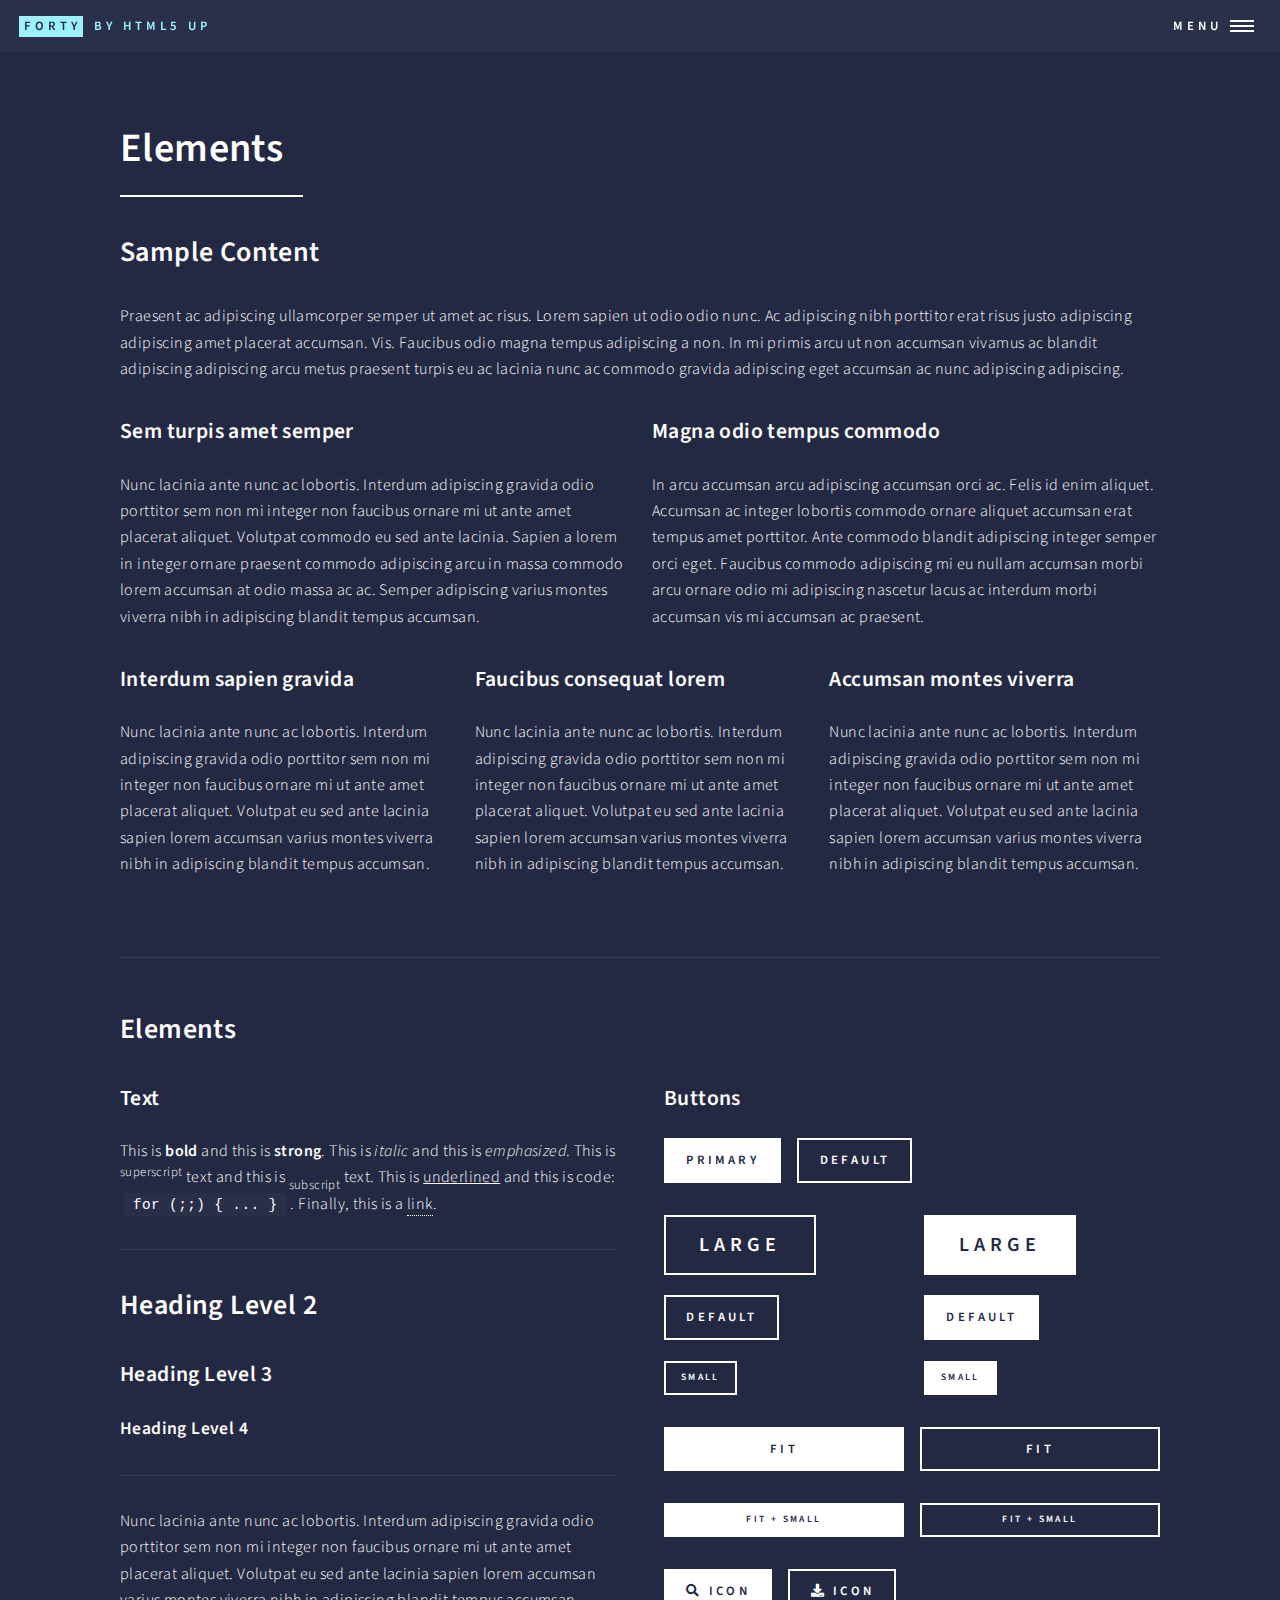
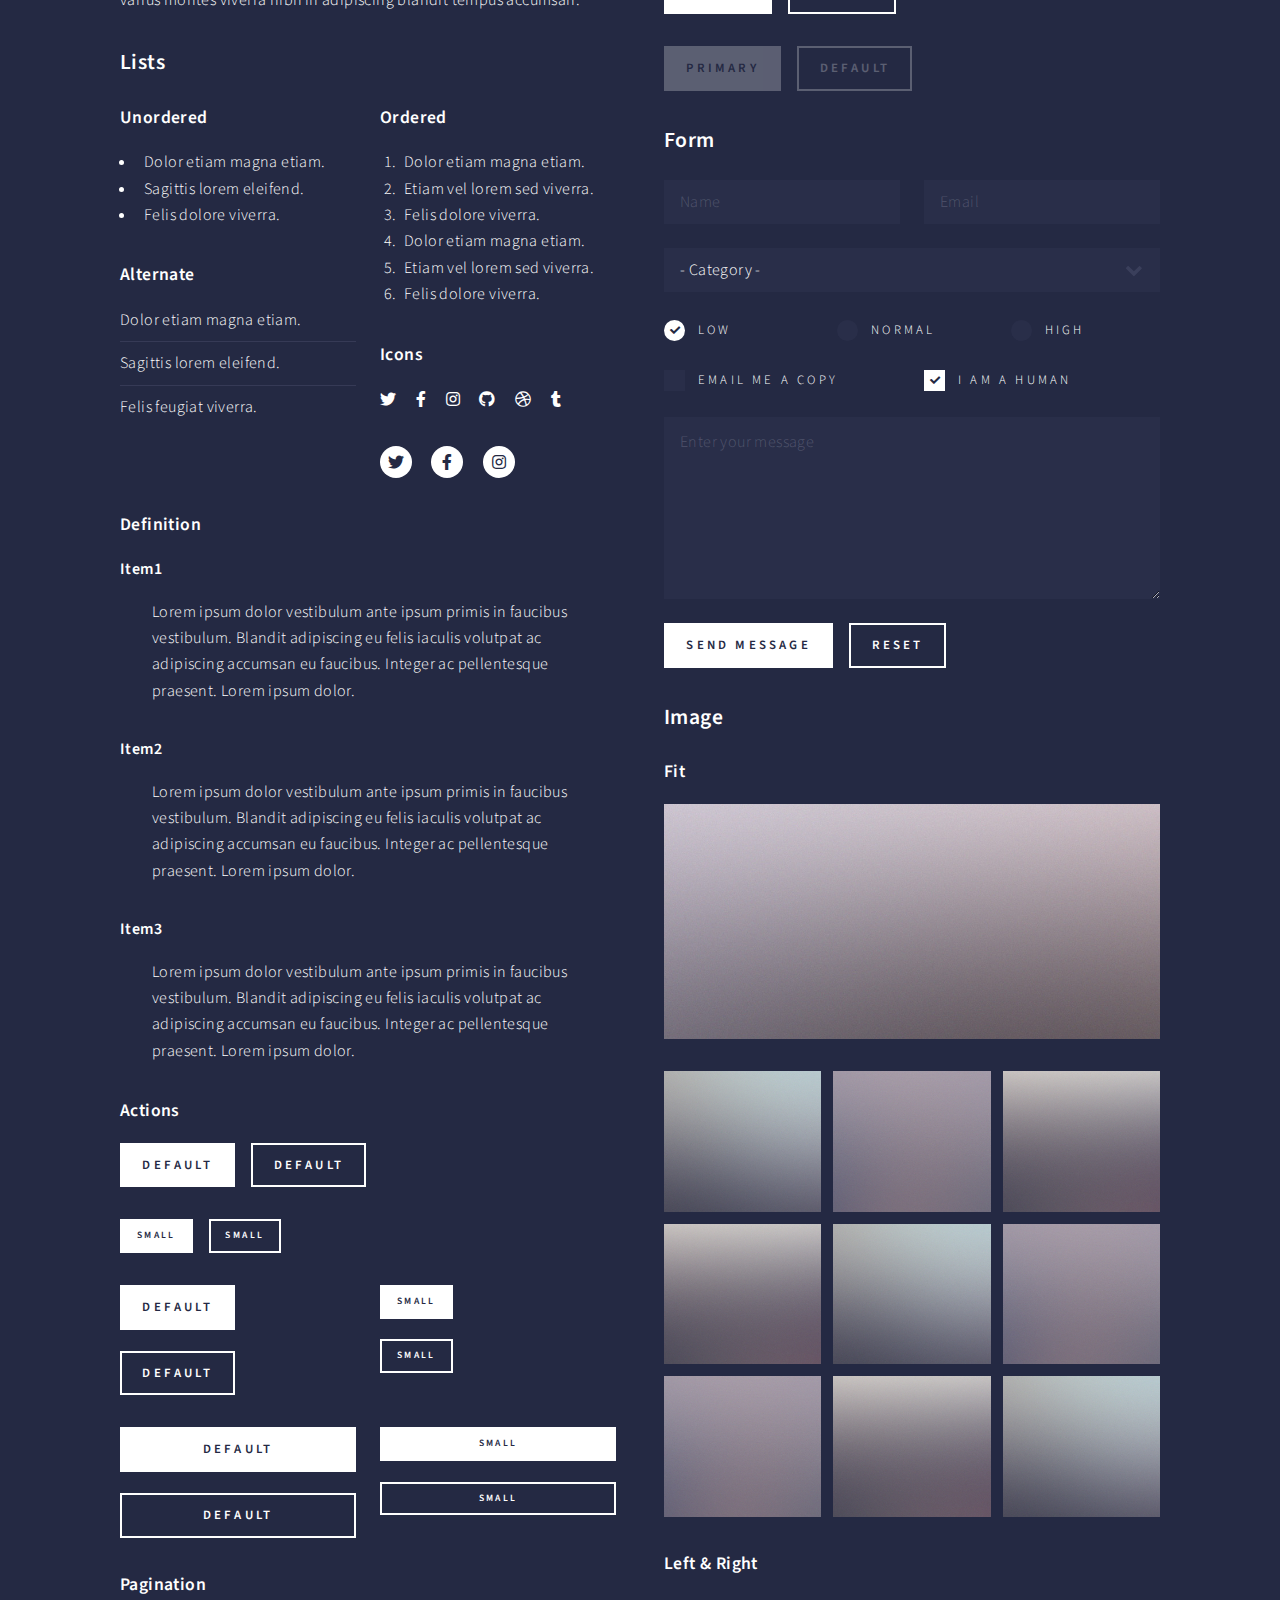
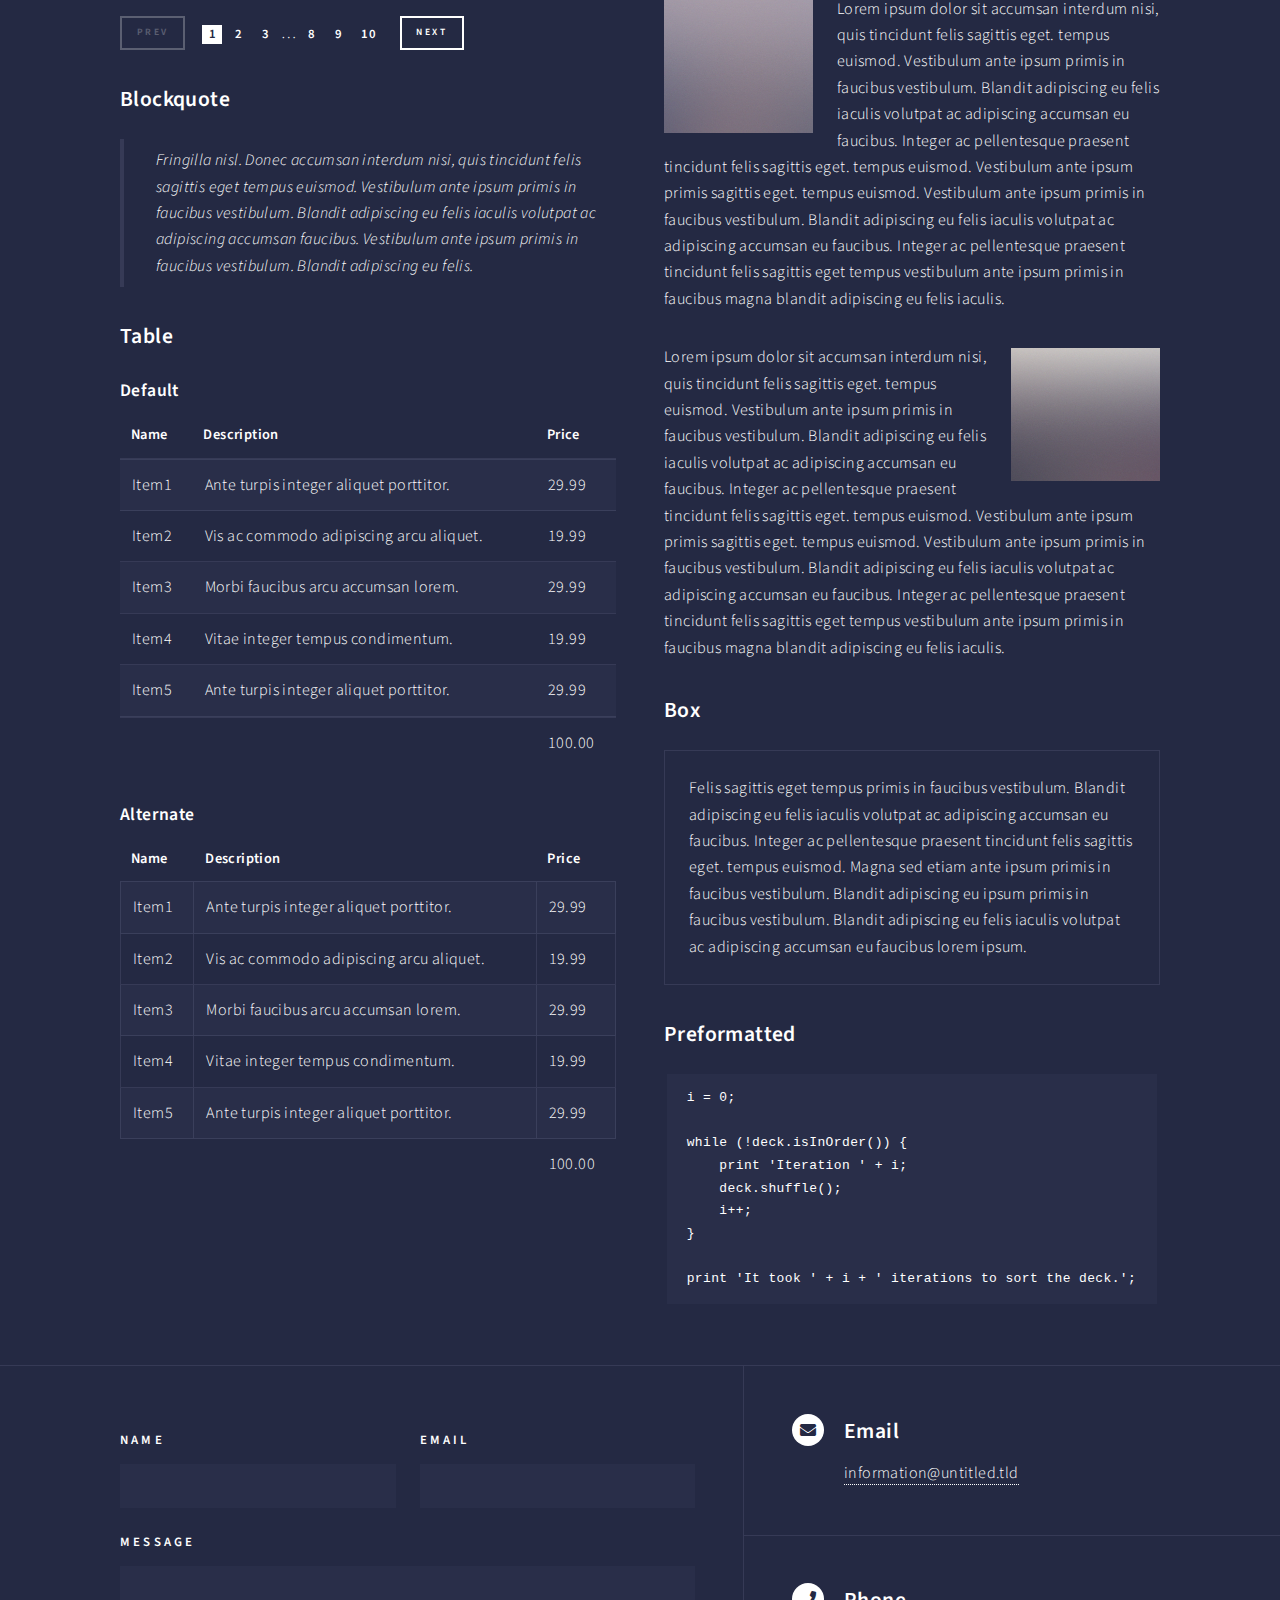
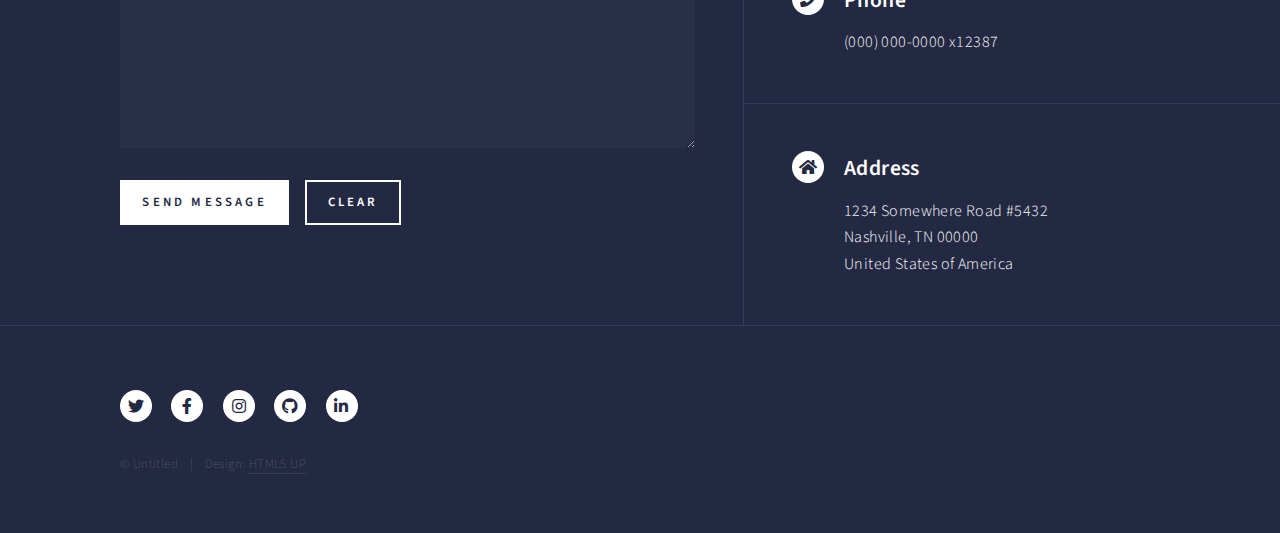
<file: elements.html>
<!DOCTYPE HTML>
<!--
	Forty by HTML5 UP
	html5up.net | @ajlkn
	Free for personal and commercial use under the CCA 3.0 license (html5up.net/license)
-->
<html>
	<head>
		<title>Elements - Forty by HTML5 UP</title>
		<meta charset="utf-8" />
		<meta name="viewport" content="width=device-width, initial-scale=1, user-scalable=no" />
		<link rel="stylesheet" href="assets/css/main.css" />
		<noscript><link rel="stylesheet" href="assets/css/noscript.css" /></noscript>
	</head>
	<body class="is-preload">

		<!-- Wrapper -->
			<div id="wrapper">

				<!-- Header -->
					<header id="header">
						<a href="index.html" class="logo"><strong>Forty</strong> <span>by HTML5 UP</span></a>
						<nav>
							<a href="#menu">Menu</a>
						</nav>
					</header>

				<!-- Menu -->
					<nav id="menu">
						<ul class="links">
							<li><a href="index.html">Home</a></li>
							<li><a href="landing.html">Landing</a></li>
							<li><a href="generic.html">Generic</a></li>
							<li><a href="elements.html">Elements</a></li>
						</ul>
						<ul class="actions stacked">
							<li><a href="#" class="button primary fit">Get Started</a></li>
							<li><a href="#" class="button fit">Log In</a></li>
						</ul>
					</nav>

				<!-- Main -->
					<div id="main" class="alt">

						<!-- One -->
							<section id="one">
								<div class="inner">
									<header class="major">
										<h1>Elements</h1>
									</header>

									<!-- Content -->
										<h2 id="content">Sample Content</h2>
										<p>Praesent ac adipiscing ullamcorper semper ut amet ac risus. Lorem sapien ut odio odio nunc. Ac adipiscing nibh porttitor erat risus justo adipiscing adipiscing amet placerat accumsan. Vis. Faucibus odio magna tempus adipiscing a non. In mi primis arcu ut non accumsan vivamus ac blandit adipiscing adipiscing arcu metus praesent turpis eu ac lacinia nunc ac commodo gravida adipiscing eget accumsan ac nunc adipiscing adipiscing.</p>
										<div class="row">
											<div class="col-6 col-12-small">
												<h3>Sem turpis amet semper</h3>
												<p>Nunc lacinia ante nunc ac lobortis. Interdum adipiscing gravida odio porttitor sem non mi integer non faucibus ornare mi ut ante amet placerat aliquet. Volutpat commodo eu sed ante lacinia. Sapien a lorem in integer ornare praesent commodo adipiscing arcu in massa commodo lorem accumsan at odio massa ac ac. Semper adipiscing varius montes viverra nibh in adipiscing blandit tempus accumsan.</p>
											</div>
											<div class="col-6 col-12-small">
												<h3>Magna odio tempus commodo</h3>
												<p>In arcu accumsan arcu adipiscing accumsan orci ac. Felis id enim aliquet. Accumsan ac integer lobortis commodo ornare aliquet accumsan erat tempus amet porttitor. Ante commodo blandit adipiscing integer semper orci eget. Faucibus commodo adipiscing mi eu nullam accumsan morbi arcu ornare odio mi adipiscing nascetur lacus ac interdum morbi accumsan vis mi accumsan ac praesent.</p>
											</div>
											<!-- Break -->
											<div class="col-4 col-12-medium">
												<h3>Interdum sapien gravida</h3>
												<p>Nunc lacinia ante nunc ac lobortis. Interdum adipiscing gravida odio porttitor sem non mi integer non faucibus ornare mi ut ante amet placerat aliquet. Volutpat eu sed ante lacinia sapien lorem accumsan varius montes viverra nibh in adipiscing blandit tempus accumsan.</p>
											</div>
											<div class="col-4 col-12-medium">
												<h3>Faucibus consequat lorem</h3>
												<p>Nunc lacinia ante nunc ac lobortis. Interdum adipiscing gravida odio porttitor sem non mi integer non faucibus ornare mi ut ante amet placerat aliquet. Volutpat eu sed ante lacinia sapien lorem accumsan varius montes viverra nibh in adipiscing blandit tempus accumsan.</p>
											</div>
											<div class="col-4 col-12-medium">
												<h3>Accumsan montes viverra</h3>
												<p>Nunc lacinia ante nunc ac lobortis. Interdum adipiscing gravida odio porttitor sem non mi integer non faucibus ornare mi ut ante amet placerat aliquet. Volutpat eu sed ante lacinia sapien lorem accumsan varius montes viverra nibh in adipiscing blandit tempus accumsan.</p>
											</div>
										</div>

									<hr class="major" />

									<!-- Elements -->
										<h2 id="elements">Elements</h2>
										<div class="row gtr-200">
											<div class="col-6 col-12-medium">

												<!-- Text stuff -->
													<h3>Text</h3>
													<p>This is <b>bold</b> and this is <strong>strong</strong>. This is <i>italic</i> and this is <em>emphasized</em>.
													This is <sup>superscript</sup> text and this is <sub>subscript</sub> text.
													This is <u>underlined</u> and this is code: <code>for (;;) { ... }</code>.
													Finally, this is a <a href="#">link</a>.</p>
													<hr />
													<h2>Heading Level 2</h2>
													<h3>Heading Level 3</h3>
													<h4>Heading Level 4</h4>
													<hr />
													<p>Nunc lacinia ante nunc ac lobortis. Interdum adipiscing gravida odio porttitor sem non mi integer non faucibus ornare mi ut ante amet placerat aliquet. Volutpat eu sed ante lacinia sapien lorem accumsan varius montes viverra nibh in adipiscing blandit tempus accumsan.</p>

												<!-- Lists -->
													<h3>Lists</h3>
													<div class="row">
														<div class="col-6 col-12-small">

															<h4>Unordered</h4>
															<ul>
																<li>Dolor etiam magna etiam.</li>
																<li>Sagittis lorem eleifend.</li>
																<li>Felis dolore viverra.</li>
															</ul>

															<h4>Alternate</h4>
															<ul class="alt">
																<li>Dolor etiam magna etiam.</li>
																<li>Sagittis lorem eleifend.</li>
																<li>Felis feugiat viverra.</li>
															</ul>

														</div>
														<div class="col-6 col-12-small">

															<h4>Ordered</h4>
															<ol>
																<li>Dolor etiam magna etiam.</li>
																<li>Etiam vel lorem sed viverra.</li>
																<li>Felis dolore viverra.</li>
																<li>Dolor etiam magna etiam.</li>
																<li>Etiam vel lorem sed viverra.</li>
																<li>Felis dolore viverra.</li>
															</ol>

															<h4>Icons</h4>
															<ul class="icons">
																<li><a href="#" class="icon brands fa-twitter"><span class="label">Twitter</span></a></li>
																<li><a href="#" class="icon brands fa-facebook-f"><span class="label">Facebook</span></a></li>
																<li><a href="#" class="icon brands fa-instagram"><span class="label">Instagram</span></a></li>
																<li><a href="#" class="icon brands fa-github"><span class="label">Github</span></a></li>
																<li><a href="#" class="icon brands fa-dribbble"><span class="label">Dribbble</span></a></li>
																<li><a href="#" class="icon brands fa-tumblr"><span class="label">Tumblr</span></a></li>
															</ul>
															<ul class="icons">
																<li><a href="#" class="icon brands alt fa-twitter"><span class="label">Twitter</span></a></li>
																<li><a href="#" class="icon brands alt fa-facebook-f"><span class="label">Facebook</span></a></li>
																<li><a href="#" class="icon brands alt fa-instagram"><span class="label">Instagram</span></a></li>
															</ul>

														</div>
													</div>
													<h4>Definition</h4>
													<dl>
														<dt>Item1</dt>
														<dd>
															<p>Lorem ipsum dolor vestibulum ante ipsum primis in faucibus vestibulum. Blandit adipiscing eu felis iaculis volutpat ac adipiscing accumsan eu faucibus. Integer ac pellentesque praesent. Lorem ipsum dolor.</p>
														</dd>
														<dt>Item2</dt>
														<dd>
															<p>Lorem ipsum dolor vestibulum ante ipsum primis in faucibus vestibulum. Blandit adipiscing eu felis iaculis volutpat ac adipiscing accumsan eu faucibus. Integer ac pellentesque praesent. Lorem ipsum dolor.</p>
														</dd>
														<dt>Item3</dt>
														<dd>
															<p>Lorem ipsum dolor vestibulum ante ipsum primis in faucibus vestibulum. Blandit adipiscing eu felis iaculis volutpat ac adipiscing accumsan eu faucibus. Integer ac pellentesque praesent. Lorem ipsum dolor.</p>
														</dd>
													</dl>

													<h4>Actions</h4>
													<ul class="actions">
														<li><a href="#" class="button primary">Default</a></li>
														<li><a href="#" class="button">Default</a></li>
													</ul>
													<ul class="actions small">
														<li><a href="#" class="button primary small">Small</a></li>
														<li><a href="#" class="button small">Small</a></li>
													</ul>
													<div class="row">
														<div class="col-6 col-12-small">
															<ul class="actions stacked">
																<li><a href="#" class="button primary">Default</a></li>
																<li><a href="#" class="button">Default</a></li>
															</ul>
														</div>
														<div class="col-6 col-12-small">
															<ul class="actions stacked">
																<li><a href="#" class="button primary small">Small</a></li>
																<li><a href="#" class="button small">Small</a></li>
															</ul>
														</div>
														<div class="col-6 col-12-small">
															<ul class="actions stacked">
																<li><a href="#" class="button primary fit">Default</a></li>
																<li><a href="#" class="button fit">Default</a></li>
															</ul>
														</div>
														<div class="col-6 col-12-small">
															<ul class="actions stacked">
																<li><a href="#" class="button primary small fit">Small</a></li>
																<li><a href="#" class="button small fit">Small</a></li>
															</ul>
														</div>
													</div>

													<h4>Pagination</h4>
													<ul class="pagination">
														<li><span class="button small disabled">Prev</span></li>
														<li><a href="#" class="page active">1</a></li>
														<li><a href="#" class="page">2</a></li>
														<li><a href="#" class="page">3</a></li>
														<li><span>&hellip;</span></li>
														<li><a href="#" class="page">8</a></li>
														<li><a href="#" class="page">9</a></li>
														<li><a href="#" class="page">10</a></li>
														<li><a href="#" class="button small">Next</a></li>
													</ul>

												<!-- Blockquote -->
													<h3>Blockquote</h3>
													<blockquote>Fringilla nisl. Donec accumsan interdum nisi, quis tincidunt felis sagittis eget tempus euismod. Vestibulum ante ipsum primis in faucibus vestibulum. Blandit adipiscing eu felis iaculis volutpat ac adipiscing accumsan faucibus. Vestibulum ante ipsum primis in faucibus vestibulum. Blandit adipiscing eu felis.</blockquote>

												<!-- Table -->
													<h3>Table</h3>

													<h4>Default</h4>
													<div class="table-wrapper">
														<table>
															<thead>
																<tr>
																	<th>Name</th>
																	<th>Description</th>
																	<th>Price</th>
																</tr>
															</thead>
															<tbody>
																<tr>
																	<td>Item1</td>
																	<td>Ante turpis integer aliquet porttitor.</td>
																	<td>29.99</td>
																</tr>
																<tr>
																	<td>Item2</td>
																	<td>Vis ac commodo adipiscing arcu aliquet.</td>
																	<td>19.99</td>
																</tr>
																<tr>
																	<td>Item3</td>
																	<td> Morbi faucibus arcu accumsan lorem.</td>
																	<td>29.99</td>
																</tr>
																<tr>
																	<td>Item4</td>
																	<td>Vitae integer tempus condimentum.</td>
																	<td>19.99</td>
																</tr>
																<tr>
																	<td>Item5</td>
																	<td>Ante turpis integer aliquet porttitor.</td>
																	<td>29.99</td>
																</tr>
															</tbody>
															<tfoot>
																<tr>
																	<td colspan="2"></td>
																	<td>100.00</td>
																</tr>
															</tfoot>
														</table>
													</div>

													<h4>Alternate</h4>
													<div class="table-wrapper">
														<table class="alt">
															<thead>
																<tr>
																	<th>Name</th>
																	<th>Description</th>
																	<th>Price</th>
																</tr>
															</thead>
															<tbody>
																<tr>
																	<td>Item1</td>
																	<td>Ante turpis integer aliquet porttitor.</td>
																	<td>29.99</td>
																</tr>
																<tr>
																	<td>Item2</td>
																	<td>Vis ac commodo adipiscing arcu aliquet.</td>
																	<td>19.99</td>
																</tr>
																<tr>
																	<td>Item3</td>
																	<td> Morbi faucibus arcu accumsan lorem.</td>
																	<td>29.99</td>
																</tr>
																<tr>
																	<td>Item4</td>
																	<td>Vitae integer tempus condimentum.</td>
																	<td>19.99</td>
																</tr>
																<tr>
																	<td>Item5</td>
																	<td>Ante turpis integer aliquet porttitor.</td>
																	<td>29.99</td>
																</tr>
															</tbody>
															<tfoot>
																<tr>
																	<td colspan="2"></td>
																	<td>100.00</td>
																</tr>
															</tfoot>
														</table>
													</div>

											</div>
											<div class="col-6 col-12-medium">

												<!-- Buttons -->
													<h3>Buttons</h3>
													<ul class="actions">
														<li><a href="#" class="button primary">Primary</a></li>
														<li><a href="#" class="button">Default</a></li>
													</ul>
													<div class="row">
														<div class="col-6 col-12-xsmall">
															<ul class="actions stacked">
																<li><a href="#" class="button large">Large</a></li>
																<li><a href="#" class="button">Default</a></li>
																<li><a href="#" class="button small">Small</a></li>
															</ul>
														</div>
														<div class="col-6 col-12-xsmall">
															<ul class="actions stacked">
																<li><a href="#" class="button primary large">Large</a></li>
																<li><a href="#" class="button primary">Default</a></li>
																<li><a href="#" class="button primary small">Small</a></li>
															</ul>
														</div>
													</div>
													<ul class="actions fit">
														<li><a href="#" class="button primary fit">Fit</a></li>
														<li><a href="#" class="button fit">Fit</a></li>
													</ul>
													<ul class="actions fit small">
														<li><a href="#" class="button primary fit small">Fit + Small</a></li>
														<li><a href="#" class="button fit small">Fit + Small</a></li>
													</ul>
													<ul class="actions">
														<li><a href="#" class="button primary icon solid fa-search">Icon</a></li>
														<li><a href="#" class="button icon solid fa-download">Icon</a></li>
													</ul>
													<ul class="actions">
														<li><span class="button primary disabled">Primary</span></li>
														<li><span class="button disabled">Default</span></li>
													</ul>

												<!-- Form -->
													<h3>Form</h3>

													<form method="post" action="#">
														<div class="row gtr-uniform">
															<div class="col-6 col-12-xsmall">
																<input type="text" name="demo-name" id="demo-name" value="" placeholder="Name" />
															</div>
															<div class="col-6 col-12-xsmall">
																<input type="email" name="demo-email" id="demo-email" value="" placeholder="Email" />
															</div>
															<!-- Break -->
															<div class="col-12">
																<select name="demo-category" id="demo-category">
																	<option value="">- Category -</option>
																	<option value="1">Manufacturing</option>
																	<option value="1">Shipping</option>
																	<option value="1">Administration</option>
																	<option value="1">Human Resources</option>
																</select>
															</div>
															<!-- Break -->
															<div class="col-4 col-12-small">
																<input type="radio" id="demo-priority-low" name="demo-priority" checked>
																<label for="demo-priority-low">Low</label>
															</div>
															<div class="col-4 col-12-small">
																<input type="radio" id="demo-priority-normal" name="demo-priority">
																<label for="demo-priority-normal">Normal</label>
															</div>
															<div class="col-4 col-12-small">
																<input type="radio" id="demo-priority-high" name="demo-priority">
																<label for="demo-priority-high">High</label>
															</div>
															<!-- Break -->
															<div class="col-6 col-12-small">
																<input type="checkbox" id="demo-copy" name="demo-copy">
																<label for="demo-copy">Email me a copy</label>
															</div>
															<div class="col-6 col-12-small">
																<input type="checkbox" id="demo-human" name="demo-human" checked>
																<label for="demo-human">I am a human</label>
															</div>
															<!-- Break -->
															<div class="col-12">
																<textarea name="demo-message" id="demo-message" placeholder="Enter your message" rows="6"></textarea>
															</div>
															<!-- Break -->
															<div class="col-12">
																<ul class="actions">
																	<li><input type="submit" value="Send Message" class="primary" /></li>
																	<li><input type="reset" value="Reset" /></li>
																</ul>
															</div>
														</div>
													</form>

												<!-- Image -->
													<h3>Image</h3>

													<h4>Fit</h4>
													<span class="image fit"><img src="images/pic03.jpg" alt="" /></span>
													<div class="box alt">
														<div class="row gtr-50 gtr-uniform">
															<div class="col-4"><span class="image fit"><img src="images/pic08.jpg" alt="" /></span></div>
															<div class="col-4"><span class="image fit"><img src="images/pic09.jpg" alt="" /></span></div>
															<div class="col-4"><span class="image fit"><img src="images/pic10.jpg" alt="" /></span></div>
															<!-- Break -->
															<div class="col-4"><span class="image fit"><img src="images/pic10.jpg" alt="" /></span></div>
															<div class="col-4"><span class="image fit"><img src="images/pic08.jpg" alt="" /></span></div>
															<div class="col-4"><span class="image fit"><img src="images/pic09.jpg" alt="" /></span></div>
															<!-- Break -->
															<div class="col-4"><span class="image fit"><img src="images/pic09.jpg" alt="" /></span></div>
															<div class="col-4"><span class="image fit"><img src="images/pic10.jpg" alt="" /></span></div>
															<div class="col-4"><span class="image fit"><img src="images/pic08.jpg" alt="" /></span></div>
														</div>
													</div>

													<h4>Left &amp; Right</h4>
													<p><span class="image left"><img src="images/pic09.jpg" alt="" /></span>Lorem ipsum dolor sit accumsan interdum nisi, quis tincidunt felis sagittis eget. tempus euismod. Vestibulum ante ipsum primis in faucibus vestibulum. Blandit adipiscing eu felis iaculis volutpat ac adipiscing accumsan eu faucibus. Integer ac pellentesque praesent tincidunt felis sagittis eget. tempus euismod. Vestibulum ante ipsum primis sagittis eget. tempus euismod. Vestibulum ante ipsum primis in faucibus vestibulum. Blandit adipiscing eu felis iaculis volutpat ac adipiscing accumsan eu faucibus. Integer ac pellentesque praesent tincidunt felis sagittis eget tempus vestibulum ante ipsum primis in faucibus magna blandit adipiscing eu felis iaculis.</p>
													<p><span class="image right"><img src="images/pic10.jpg" alt="" /></span>Lorem ipsum dolor sit accumsan interdum nisi, quis tincidunt felis sagittis eget. tempus euismod. Vestibulum ante ipsum primis in faucibus vestibulum. Blandit adipiscing eu felis iaculis volutpat ac adipiscing accumsan eu faucibus. Integer ac pellentesque praesent tincidunt felis sagittis eget. tempus euismod. Vestibulum ante ipsum primis sagittis eget. tempus euismod. Vestibulum ante ipsum primis in faucibus vestibulum. Blandit adipiscing eu felis iaculis volutpat ac adipiscing accumsan eu faucibus. Integer ac pellentesque praesent tincidunt felis sagittis eget tempus vestibulum ante ipsum primis in faucibus magna blandit adipiscing eu felis iaculis.</p>

												<!-- Box -->
													<h3>Box</h3>
													<div class="box">
														<p>Felis sagittis eget tempus primis in faucibus vestibulum. Blandit adipiscing eu felis iaculis volutpat ac adipiscing accumsan eu faucibus. Integer ac pellentesque praesent tincidunt felis sagittis eget. tempus euismod. Magna sed etiam ante ipsum primis in faucibus vestibulum. Blandit adipiscing eu ipsum primis in faucibus vestibulum. Blandit adipiscing eu felis iaculis volutpat ac adipiscing accumsan eu faucibus lorem ipsum.</p>
													</div>

												<!-- Preformatted Code -->
													<h3>Preformatted</h3>
													<pre><code>i = 0;

while (!deck.isInOrder()) {
    print 'Iteration ' + i;
    deck.shuffle();
    i++;
}

print 'It took ' + i + ' iterations to sort the deck.';
</code></pre>

											</div>
										</div>

								</div>
							</section>

					</div>

				<!-- Contact -->
					<section id="contact">
						<div class="inner">
							<section>
								<form method="post" action="#">
									<div class="fields">
										<div class="field half">
											<label for="name">Name</label>
											<input type="text" name="name" id="name" />
										</div>
										<div class="field half">
											<label for="email">Email</label>
											<input type="text" name="email" id="email" />
										</div>
										<div class="field">
											<label for="message">Message</label>
											<textarea name="message" id="message" rows="6"></textarea>
										</div>
									</div>
									<ul class="actions">
										<li><input type="submit" value="Send Message" class="primary" /></li>
										<li><input type="reset" value="Clear" /></li>
									</ul>
								</form>
							</section>
							<section class="split">
								<section>
									<div class="contact-method">
										<span class="icon solid alt fa-envelope"></span>
										<h3>Email</h3>
										<a href="#">information@untitled.tld</a>
									</div>
								</section>
								<section>
									<div class="contact-method">
										<span class="icon solid alt fa-phone"></span>
										<h3>Phone</h3>
										<span>(000) 000-0000 x12387</span>
									</div>
								</section>
								<section>
									<div class="contact-method">
										<span class="icon solid alt fa-home"></span>
										<h3>Address</h3>
										<span>1234 Somewhere Road #5432<br />
										Nashville, TN 00000<br />
										United States of America</span>
									</div>
								</section>
							</section>
						</div>
					</section>

				<!-- Footer -->
					<footer id="footer">
						<div class="inner">
							<ul class="icons">
								<li><a href="#" class="icon brands alt fa-twitter"><span class="label">Twitter</span></a></li>
								<li><a href="#" class="icon brands alt fa-facebook-f"><span class="label">Facebook</span></a></li>
								<li><a href="#" class="icon brands alt fa-instagram"><span class="label">Instagram</span></a></li>
								<li><a href="#" class="icon brands alt fa-github"><span class="label">GitHub</span></a></li>
								<li><a href="#" class="icon brands alt fa-linkedin-in"><span class="label">LinkedIn</span></a></li>
							</ul>
							<ul class="copyright">
								<li>&copy; Untitled</li><li>Design: <a href="https://html5up.net">HTML5 UP</a></li>
							</ul>
						</div>
					</footer>

			</div>

		<!-- Scripts -->
			<script src="assets/js/jquery.min.js"></script>
			<script src="assets/js/jquery.scrolly.min.js"></script>
			<script src="assets/js/jquery.scrollex.min.js"></script>
			<script src="assets/js/browser.min.js"></script>
			<script src="assets/js/breakpoints.min.js"></script>
			<script src="assets/js/util.js"></script>
			<script src="assets/js/main.js"></script>

	</body>
</html>
</file>
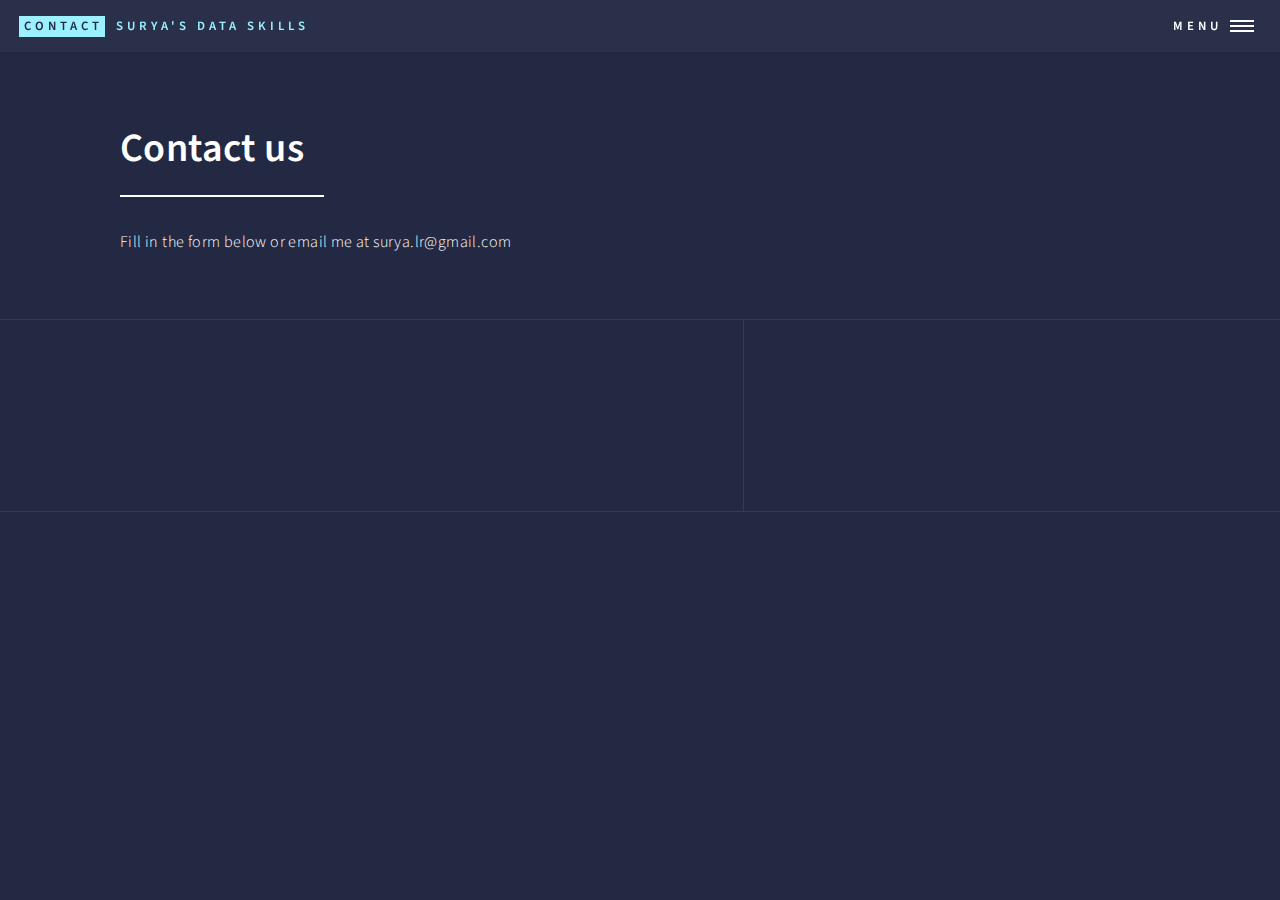
<file: generic.html>
<!DOCTYPE HTML>
<!--
	Forty by HTML5 UP
	html5up.net | @ajlkn
	Free for personal and commercial use under the CCA 3.0 license (html5up.net/license)
-->
<html>
	<head>
		<title>Contact - Surya</title>
		<meta charset="utf-8" />
		<meta name="viewport" content="width=device-width, initial-scale=1, user-scalable=no" />
		<link rel="stylesheet" href="assets/css/main.css" />
		<noscript><link rel="stylesheet" href="assets/css/noscript.css" /></noscript>
		
	</head>
	<body class="is-preload">

		<!-- Wrapper -->
			<div id="wrapper">

				<!-- Header -->
					<header id="header">
						<a href="index.html" class="logo"><strong>Contact</strong> <span>Surya's Data Skills</span></a>
						<nav>
							<a href="#menu">Menu</a>
						</nav>
					</header>

				<!-- Menu -->
					<nav id="menu">
						<ul class="links">
							<li><a href="index.html">Home</a></li>
							<li><a href="services.html">Services</a></li>
							<li><a href="generic.html">Contact us</a></li>
							
						</ul>
						
					</nav>

				<!-- Main -->
					<div id="main" class="alt">

						<!-- One -->
							<section id="one">
								<div class="inner" >
									<header class="major">
										<h1>Contact us</h1>
									</header>
									<!-- <span class="image main"><img src="images/pic_contact.jpg" alt="" /></span> -->
									<p>Fill in the form below or email me at surya.lr@gmail.com </p>
								</div>
							</section>

					</div>

				<!-- Contact -->
					<section id="contact">
						<div class="inner" >
							<section style="padding-left:0px; padding-right:0px; padding-bottom:32px; padding-top:0px" >
								<iframe class="basinIframe" src="https://usebasin.com/form/5e42d2fc2129/view/bfa063aea67e?iframe=true" frameborder="0" style="border: none; overflow: hidden;" onload="var self = this; self.contentWindow.postMessage('getHeight', '*'); setInterval(function() { self.contentWindow.postMessage('getHeight', '*'); }, 500); window.addEventListener('message', function(event) { if (event.data.action === 'setHeight') { self.style.height = event.data.height + 'px'; } });" width="100%">
								</iframe>
   								</section>
							<section class="split">
								
							</section>
						</div>
					</section>

				<!-- Footer -->
					<footer id="footer">
						
					</footer>

			</div>
		<script type="text/javascript"> window.addEventListener('message', function(event) { if (event.data.action === 'redirect') { window.location.href = event.data.url; } }); </script>
		<!-- Scripts -->
			<script src="assets/js/jquery.min.js"></script>
			<script src="assets/js/jquery.scrolly.min.js"></script>
			<script src="assets/js/jquery.scrollex.min.js"></script>
			<script src="assets/js/browser.min.js"></script>
			<script src="assets/js/breakpoints.min.js"></script>
			<script src="assets/js/util.js"></script>
			<script src="assets/js/main.js"></script>

	</body>
</html>
</file>
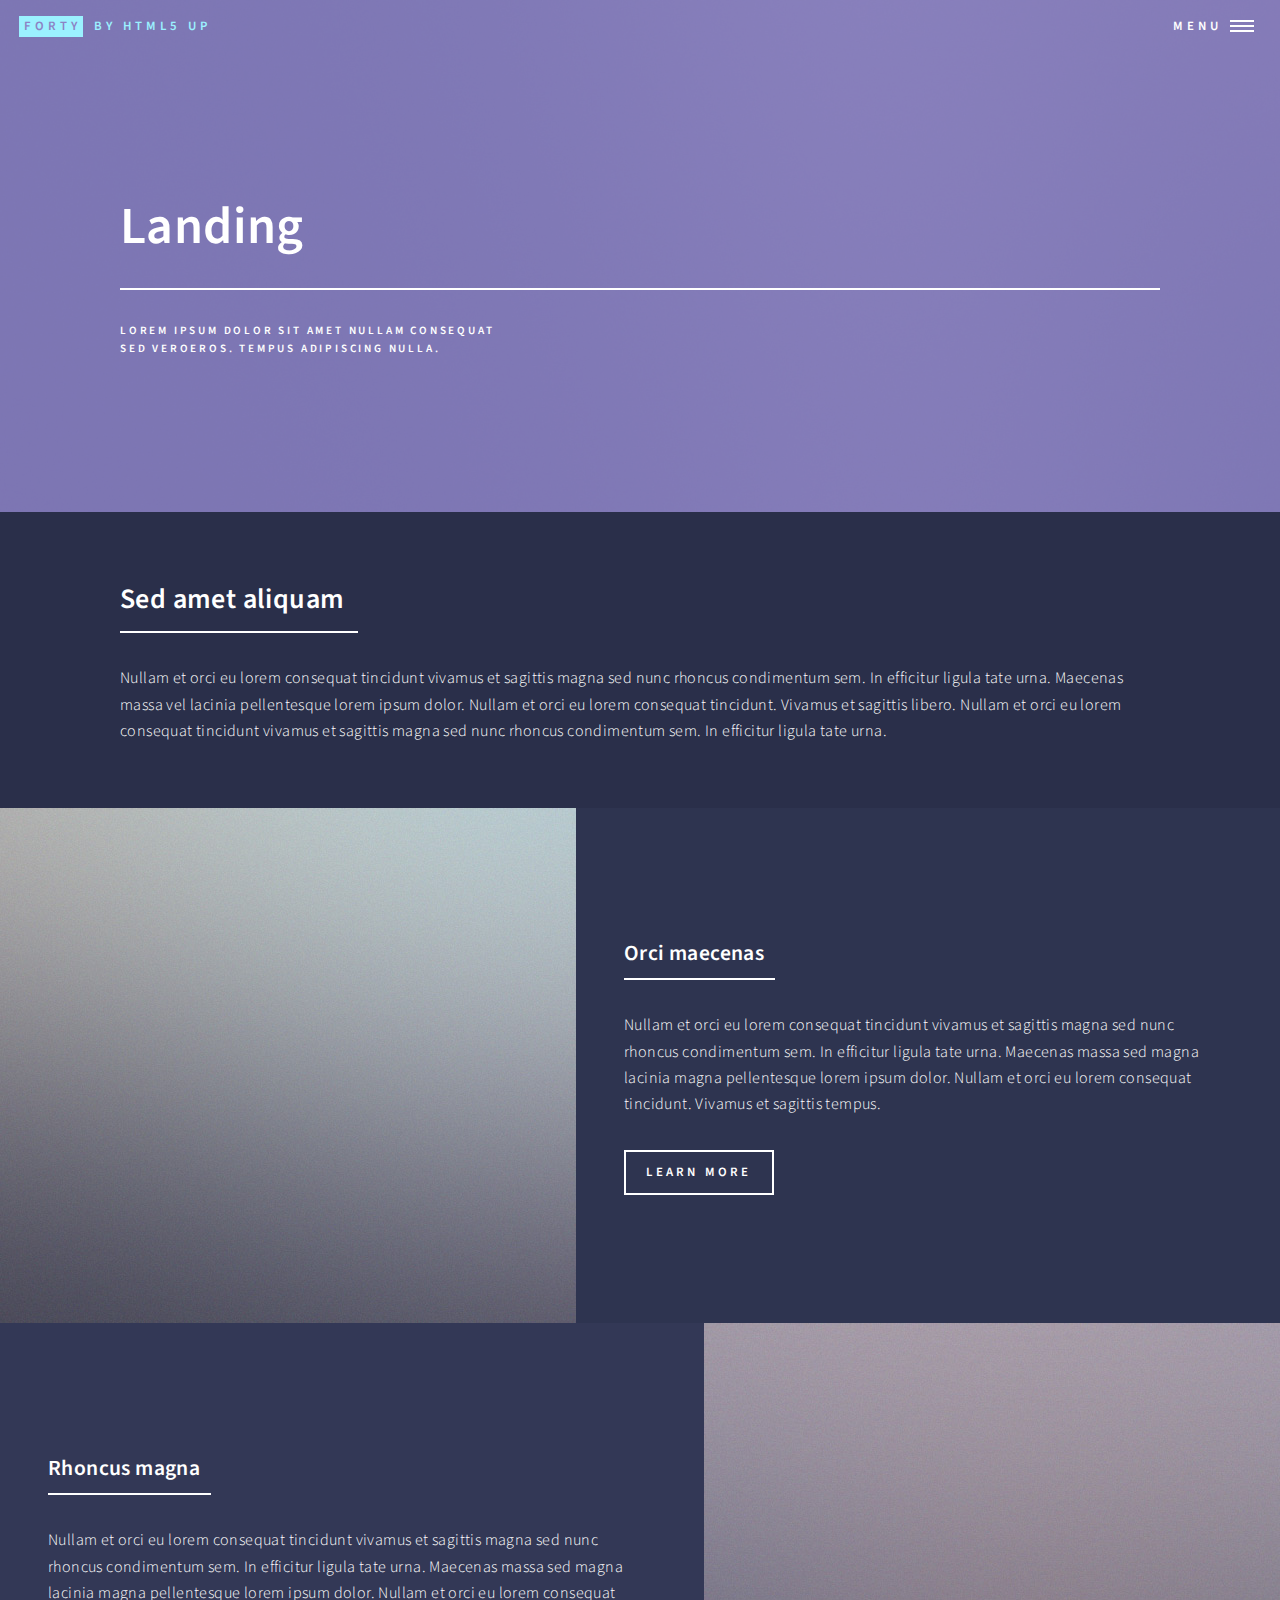
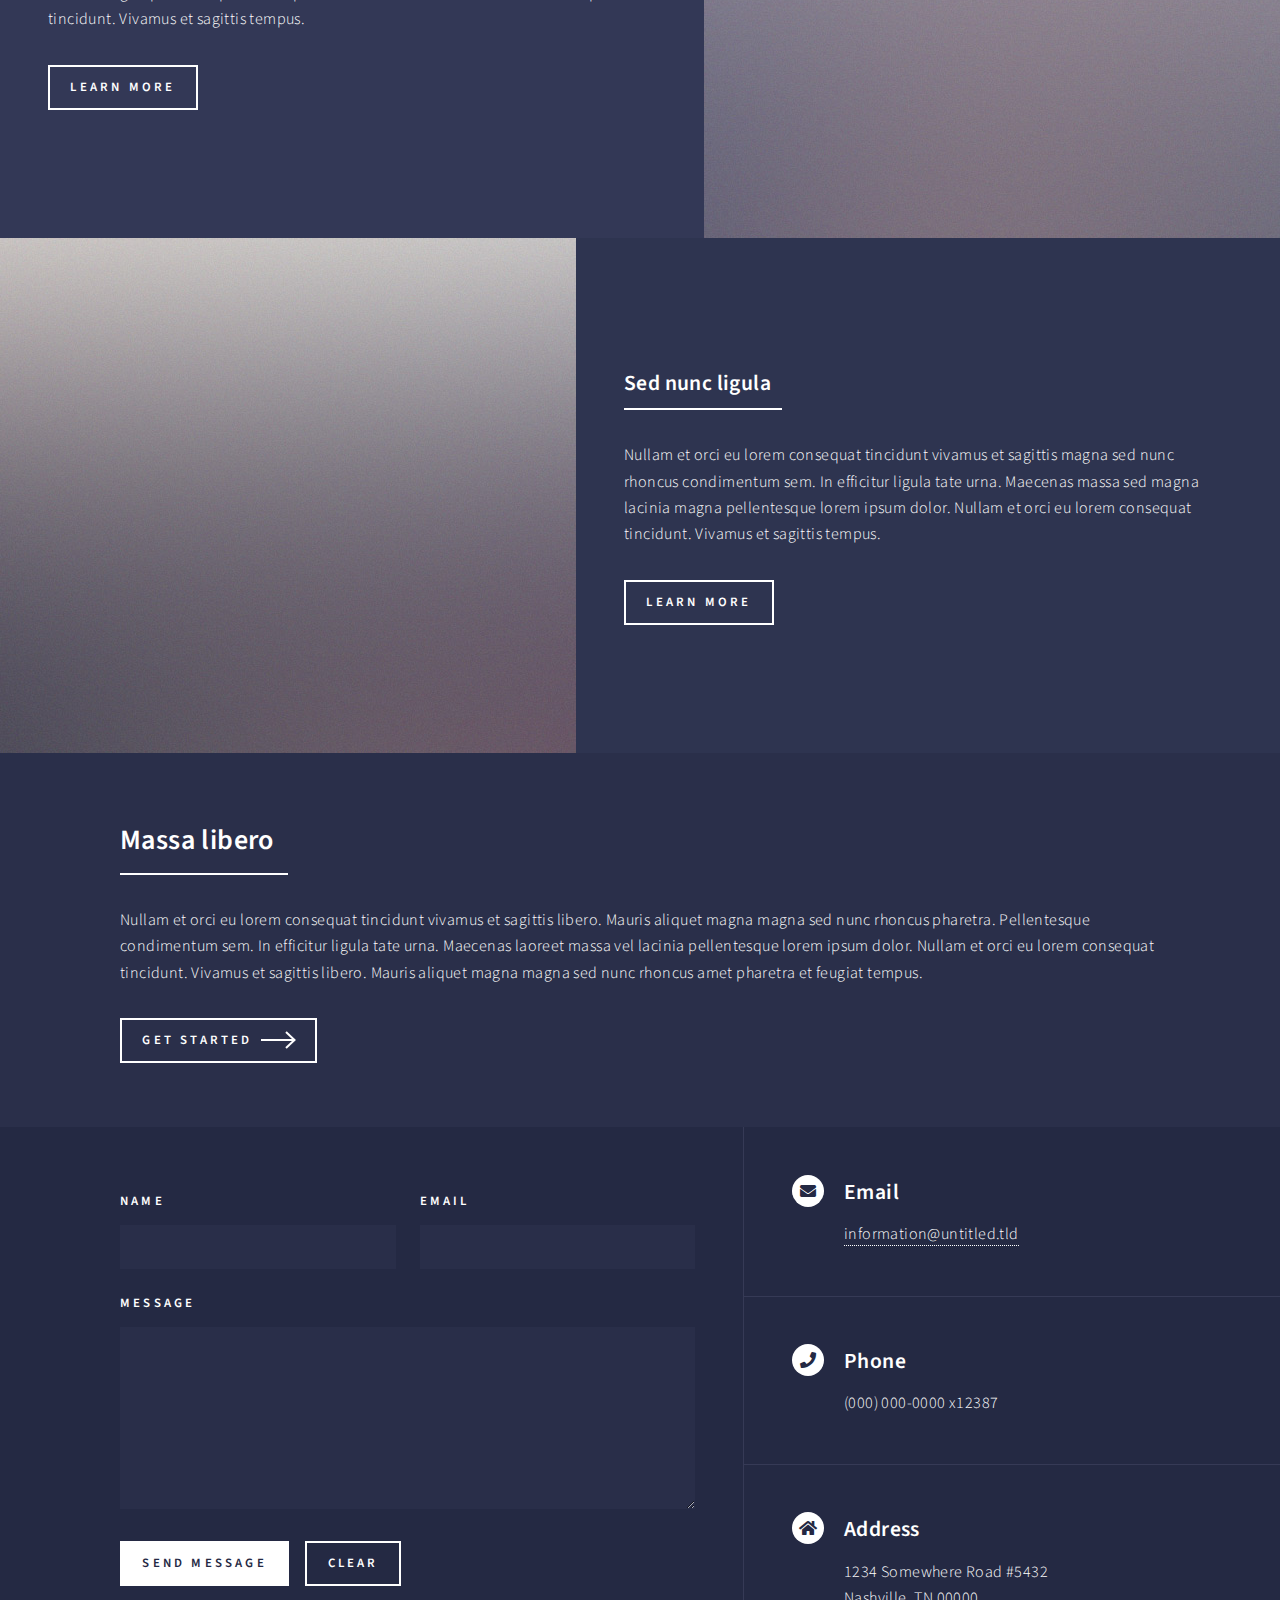
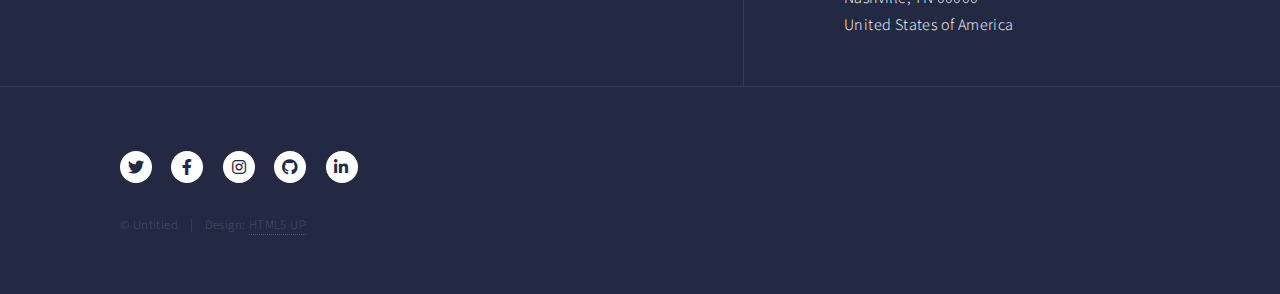
<file: landing.html>
<!DOCTYPE HTML>
<!--
	Forty by HTML5 UP
	html5up.net | @ajlkn
	Free for personal and commercial use under the CCA 3.0 license (html5up.net/license)
-->
<html>
	<head>
		<title>Landing - Forty by HTML5 UP</title>
		<meta charset="utf-8" />
		<meta name="viewport" content="width=device-width, initial-scale=1, user-scalable=no" />
		<link rel="stylesheet" href="assets/css/main.css" />
		<noscript><link rel="stylesheet" href="assets/css/noscript.css" /></noscript>
	</head>
	<body class="is-preload">

		<!-- Wrapper -->
			<div id="wrapper">

				<!-- Header -->
				<!-- Note: The "styleN" class below should match that of the banner element. -->
					<header id="header" class="alt style2">
						<a href="index.html" class="logo"><strong>Forty</strong> <span>by HTML5 UP</span></a>
						<nav>
							<a href="#menu">Menu</a>
						</nav>
					</header>

				<!-- Menu -->
					<nav id="menu">
						<ul class="links">
							<li><a href="index.html">Home</a></li>
							<li><a href="landing.html">Landing</a></li>
							<li><a href="generic.html">Generic</a></li>
							<li><a href="elements.html">Elements</a></li>
						</ul>
						<ul class="actions stacked">
							<li><a href="#" class="button primary fit">Get Started</a></li>
							<li><a href="#" class="button fit">Log In</a></li>
						</ul>
					</nav>

				<!-- Banner -->
				<!-- Note: The "styleN" class below should match that of the header element. -->
					<section id="banner" class="style2">
						<div class="inner">
							<span class="image">
								<img src="images/pic07.jpg" alt="" />
							</span>
							<header class="major">
								<h1>Landing</h1>
							</header>
							<div class="content">
								<p>Lorem ipsum dolor sit amet nullam consequat<br />
								sed veroeros. tempus adipiscing nulla.</p>
							</div>
						</div>
					</section>

				<!-- Main -->
					<div id="main">

						<!-- One -->
							<section id="one">
								<div class="inner">
									<header class="major">
										<h2>Sed amet aliquam</h2>
									</header>
									<p>Nullam et orci eu lorem consequat tincidunt vivamus et sagittis magna sed nunc rhoncus condimentum sem. In efficitur ligula tate urna. Maecenas massa vel lacinia pellentesque lorem ipsum dolor. Nullam et orci eu lorem consequat tincidunt. Vivamus et sagittis libero. Nullam et orci eu lorem consequat tincidunt vivamus et sagittis magna sed nunc rhoncus condimentum sem. In efficitur ligula tate urna.</p>
								</div>
							</section>

						<!-- Two -->
							<section id="two" class="spotlights">
								<section>
									<a href="generic.html" class="image">
										<img src="images/pic08.jpg" alt="" data-position="center center" />
									</a>
									<div class="content">
										<div class="inner">
											<header class="major">
												<h3>Orci maecenas</h3>
											</header>
											<p>Nullam et orci eu lorem consequat tincidunt vivamus et sagittis magna sed nunc rhoncus condimentum sem. In efficitur ligula tate urna. Maecenas massa sed magna lacinia magna pellentesque lorem ipsum dolor. Nullam et orci eu lorem consequat tincidunt. Vivamus et sagittis tempus.</p>
											<ul class="actions">
												<li><a href="generic.html" class="button">Learn more</a></li>
											</ul>
										</div>
									</div>
								</section>
								<section>
									<a href="generic.html" class="image">
										<img src="images/pic09.jpg" alt="" data-position="top center" />
									</a>
									<div class="content">
										<div class="inner">
											<header class="major">
												<h3>Rhoncus magna</h3>
											</header>
											<p>Nullam et orci eu lorem consequat tincidunt vivamus et sagittis magna sed nunc rhoncus condimentum sem. In efficitur ligula tate urna. Maecenas massa sed magna lacinia magna pellentesque lorem ipsum dolor. Nullam et orci eu lorem consequat tincidunt. Vivamus et sagittis tempus.</p>
											<ul class="actions">
												<li><a href="generic.html" class="button">Learn more</a></li>
											</ul>
										</div>
									</div>
								</section>
								<section>
									<a href="generic.html" class="image">
										<img src="images/pic10.jpg" alt="" data-position="25% 25%" />
									</a>
									<div class="content">
										<div class="inner">
											<header class="major">
												<h3>Sed nunc ligula</h3>
											</header>
											<p>Nullam et orci eu lorem consequat tincidunt vivamus et sagittis magna sed nunc rhoncus condimentum sem. In efficitur ligula tate urna. Maecenas massa sed magna lacinia magna pellentesque lorem ipsum dolor. Nullam et orci eu lorem consequat tincidunt. Vivamus et sagittis tempus.</p>
											<ul class="actions">
												<li><a href="generic.html" class="button">Learn more</a></li>
											</ul>
										</div>
									</div>
								</section>
							</section>

						<!-- Three -->
							<section id="three">
								<div class="inner">
									<header class="major">
										<h2>Massa libero</h2>
									</header>
									<p>Nullam et orci eu lorem consequat tincidunt vivamus et sagittis libero. Mauris aliquet magna magna sed nunc rhoncus pharetra. Pellentesque condimentum sem. In efficitur ligula tate urna. Maecenas laoreet massa vel lacinia pellentesque lorem ipsum dolor. Nullam et orci eu lorem consequat tincidunt. Vivamus et sagittis libero. Mauris aliquet magna magna sed nunc rhoncus amet pharetra et feugiat tempus.</p>
									<ul class="actions">
										<li><a href="generic.html" class="button next">Get Started</a></li>
									</ul>
								</div>
							</section>

					</div>

				<!-- Contact -->
					<section id="contact">
						<div class="inner">
							<section>
								<form method="post" action="#">
									<div class="fields">
										<div class="field half">
											<label for="name">Name</label>
											<input type="text" name="name" id="name" />
										</div>
										<div class="field half">
											<label for="email">Email</label>
											<input type="text" name="email" id="email" />
										</div>
										<div class="field">
											<label for="message">Message</label>
											<textarea name="message" id="message" rows="6"></textarea>
										</div>
									</div>
									<ul class="actions">
										<li><input type="submit" value="Send Message" class="primary" /></li>
										<li><input type="reset" value="Clear" /></li>
									</ul>
								</form>
							</section>
							<section class="split">
								<section>
									<div class="contact-method">
										<span class="icon solid alt fa-envelope"></span>
										<h3>Email</h3>
										<a href="#">information@untitled.tld</a>
									</div>
								</section>
								<section>
									<div class="contact-method">
										<span class="icon solid alt fa-phone"></span>
										<h3>Phone</h3>
										<span>(000) 000-0000 x12387</span>
									</div>
								</section>
								<section>
									<div class="contact-method">
										<span class="icon solid alt fa-home"></span>
										<h3>Address</h3>
										<span>1234 Somewhere Road #5432<br />
										Nashville, TN 00000<br />
										United States of America</span>
									</div>
								</section>
							</section>
						</div>
					</section>

				<!-- Footer -->
					<footer id="footer">
						<div class="inner">
							<ul class="icons">
								<li><a href="#" class="icon brands alt fa-twitter"><span class="label">Twitter</span></a></li>
								<li><a href="#" class="icon brands alt fa-facebook-f"><span class="label">Facebook</span></a></li>
								<li><a href="#" class="icon brands alt fa-instagram"><span class="label">Instagram</span></a></li>
								<li><a href="#" class="icon brands alt fa-github"><span class="label">GitHub</span></a></li>
								<li><a href="#" class="icon brands alt fa-linkedin-in"><span class="label">LinkedIn</span></a></li>
							</ul>
							<ul class="copyright">
								<li>&copy; Untitled</li><li>Design: <a href="https://html5up.net">HTML5 UP</a></li>
							</ul>
						</div>
					</footer>

			</div>

		<!-- Scripts -->
			<script src="assets/js/jquery.min.js"></script>
			<script src="assets/js/jquery.scrolly.min.js"></script>
			<script src="assets/js/jquery.scrollex.min.js"></script>
			<script src="assets/js/browser.min.js"></script>
			<script src="assets/js/breakpoints.min.js"></script>
			<script src="assets/js/util.js"></script>
			<script src="assets/js/main.js"></script>

	</body>
</html>
</file>
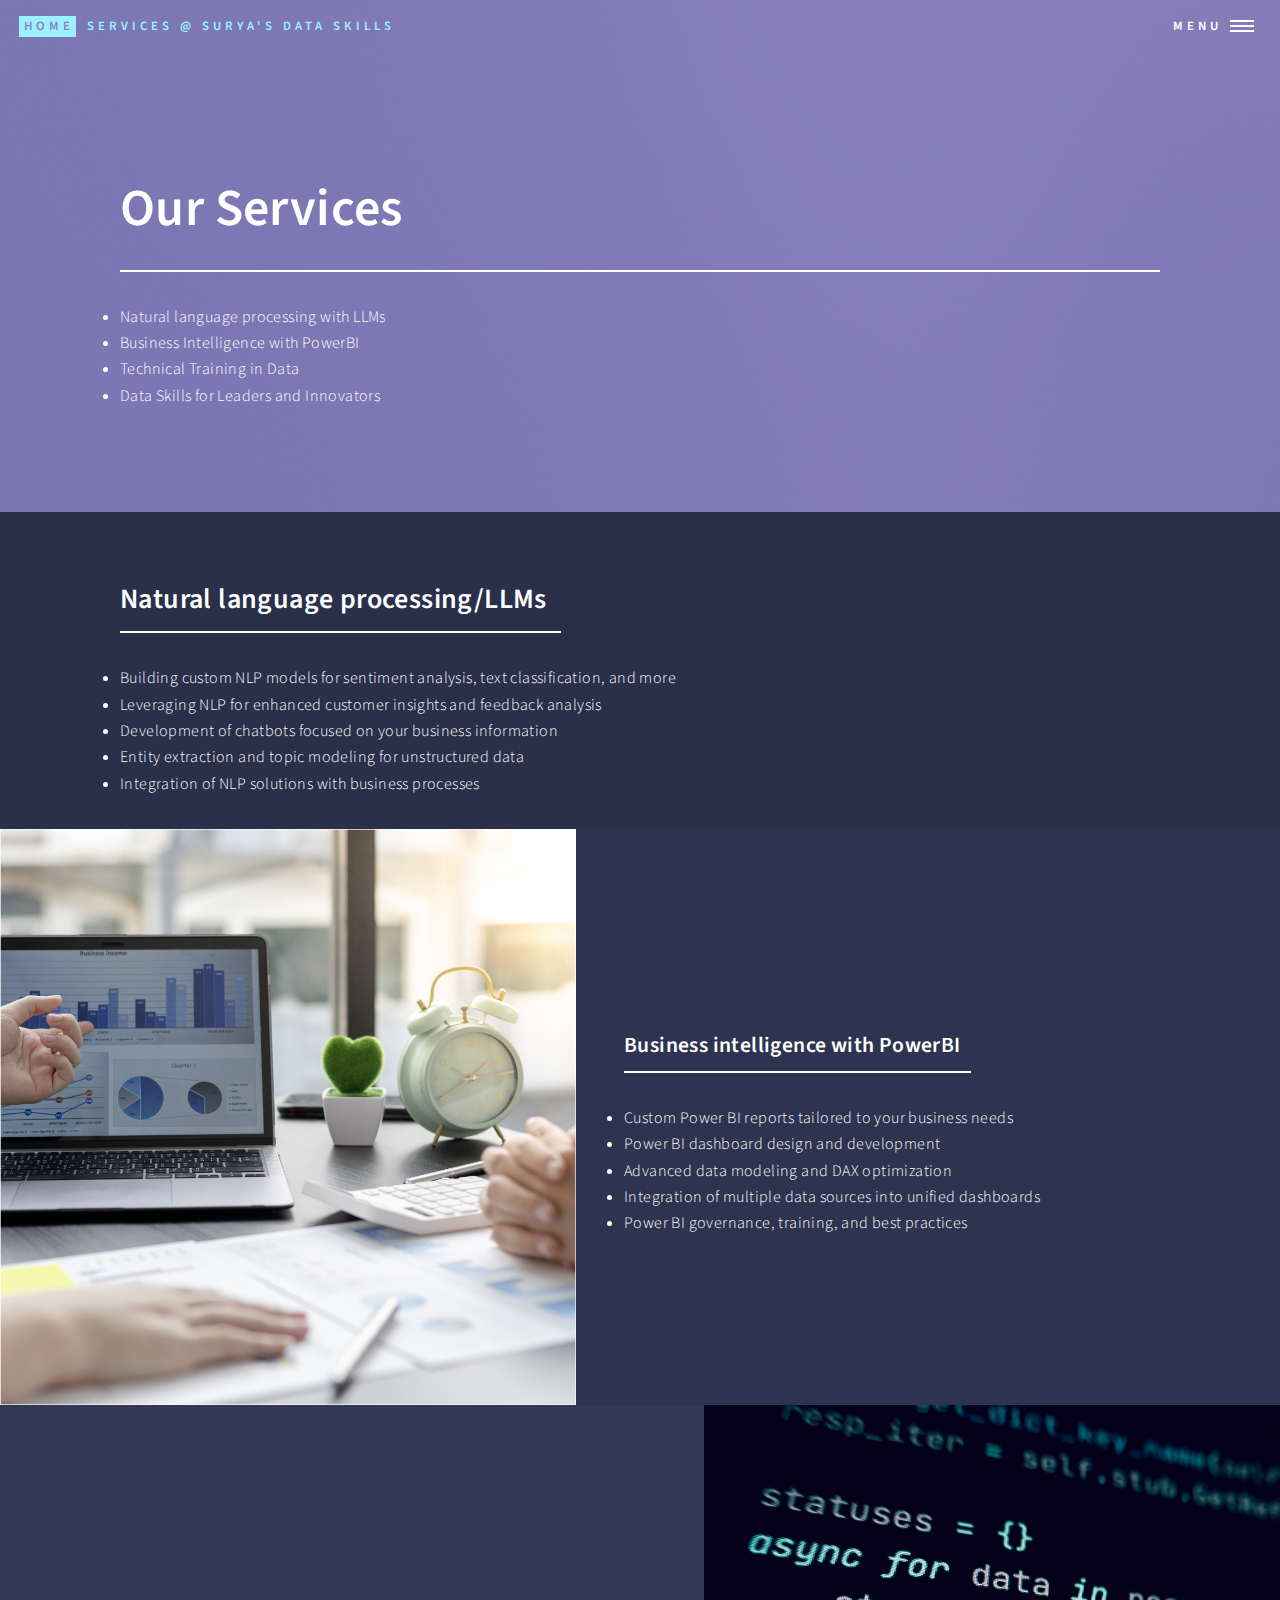
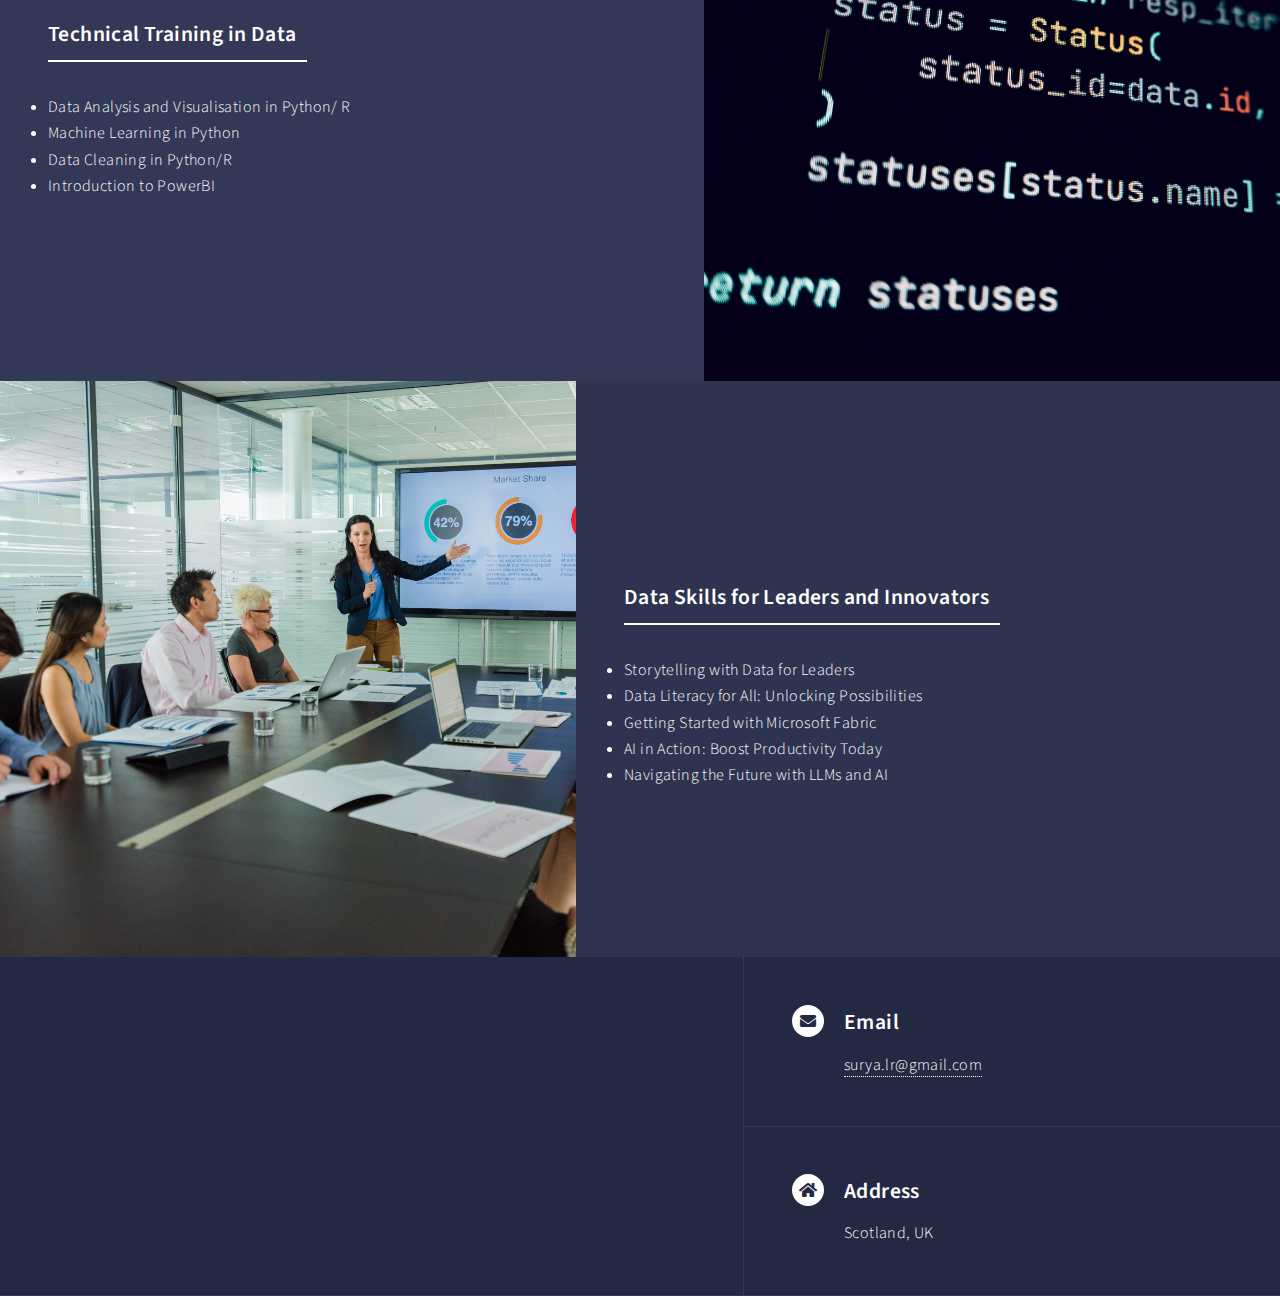
<file: services.html>
<!DOCTYPE HTML>
<!--
	Forty by HTML5 UP
	html5up.net | @ajlkn
	Free for personal and commercial use under the CCA 3.0 license (html5up.net/license)
-->
<html>
	<head>
		<title>Services - Surya's Data Skills</title>
		<meta charset="utf-8" />
		<meta name="viewport" content="width=device-width, initial-scale=1, user-scalable=no" />
		<link rel="stylesheet" href="assets/css/main.css" />
		<noscript><link rel="stylesheet" href="assets/css/noscript.css" /></noscript>
	</head>
	<body class="is-preload">

		<!-- Wrapper -->
			<div id="wrapper">

				<!-- Header -->
				<!-- Note: The "styleN" class below should match that of the banner element. -->
					<header id="header" class="alt style2">
						<a href="index.html" class="logo"><strong>Home</strong> <span> Services @ Surya's Data Skills</span></a>
						<nav>
							<a href="#menu">Menu</a>
						</nav>
					</header>

				<!-- Menu -->
					<nav id="menu">
						<ul class="links">
							<li><a href="index.html">Home</a></li>
							<li><a href="services.html">Services</a></li>
							<li><a href="generic.html">Contact Us</a></li>
					
						</ul>
						
					</nav>

				<!-- Banner -->
				<!-- Note: The "styleN" class below should match that of the header element. -->
					<section id="banner" class="style2">
						<div class="inner">
							<span class="image">
								<img src="images/pic07.jpg" alt="" />
							</span>
							<header class="major">
								<h1>Our Services</h1>
							</header>
							<div>
								<li> Natural language processing with LLMs </li>
								<li> Business Intelligence with PowerBI</li>
								<li> Technical Training in Data</li>
								<li> Data Skills for Leaders and Innovators</li>
								
							
							</div>
						</div>
					</section>

				<!-- Main -->
					<div id="main">

						<!-- One -->
							<section id="one">
								<div class="inner">
									<header class="major">
										<h2>Natural language processing/LLMs </h2>
									</header>
									<li>Building custom NLP models for sentiment analysis, text classification, and more</li>
						   			<li>Leveraging NLP for enhanced customer insights and feedback analysis</li>
						  			<li>Development of chatbots focused on your business information</li>
						   			<li>Entity extraction and topic modeling for unstructured data</li>
						   			<li>Integration of NLP solutions with business processes</li>
								</div>
							</section>

						<!-- Two -->
							<section id="two" class="spotlights">
								<section>
									<a href="generic.html" class="image">
										<img src="images/business_intelligence.png" alt="" data-position="center center" />
									</a>
									<div class="content">
										<div class="inner">
											<header class="major">
												<h3>Business intelligence with PowerBI</h3>
											</header>
												<li>Custom Power BI reports tailored to your business needs</li>
												<li>Power BI dashboard design and development</li>
						   						<li>Advanced data modeling and DAX optimization</li>
						  						<li>Integration of multiple data sources into unified dashboards</li>
						   						<li>Power BI governance, training, and best practices</li>
											
										</div>
									</div>
								</section>
								<section>
									<a href="generic.html" class="image">
										<img src="images/python data.png" alt="" data-position="top center" />
									</a>
									<div class="content">
										<div class="inner">
											<header class="major">
												<h3>Technical Training in Data</h3>
											</header>
												<li>Data Analysis and Visualisation in Python/ R </li>
												<li>Machine Learning in Python</li>
						   						<li>Data Cleaning in Python/R </li>
						  						<li>Introduction to PowerBI</li>
						   		
										</div>
									</div>
								</section>
								<section>
									<a href="generic.html" class="image">
										<img src="images/data leader.png" alt="" data-position="25% 25%" />
									</a>
									<div class="content">
										<div class="inner">
											<header class="major">
												<h3>Data Skills for Leaders and Innovators</h3>
											</header>
											<li>Storytelling with Data for Leaders</li>
											<li>Data Literacy for All: Unlocking Possibilities</li>
						   					<li>Getting Started with Microsoft Fabric</li>
						  					<li>AI in Action: Boost Productivity Today</li>
									        	<li>Navigating the Future with LLMs and AI</li>
										</div>
									</div>
								</section>
							</section>

						<!-- Three 
							<section id="three">
								<div class="inner">
									<header class="major">
										<h2>Non technical training in Data</h2>
									</header>
										
								</div>
							</section> -->

					</div> 

				<!-- Contact -->
					<section id="contact">
						<div class="inner">
							<section>
								
							</section>
							<section class="split">
								<section>
									<div class="contact-method">
										<span class="icon solid alt fa-envelope"></span>
										<h3>Email</h3>
										<a href="#">surya.lr@gmail.com</a>
									</div>
								</section>
								
								<section>
									<div class="contact-method">
										<span class="icon solid alt fa-home"></span>
										<h3>Address</h3>
										<span>Scotland, UK</span>
									</div>
								</section>
							</section>
						</div>
					</section>

			</div>

		<!-- Scripts -->
			<script src="assets/js/jquery.min.js"></script>
			<script src="assets/js/jquery.scrolly.min.js"></script>
			<script src="assets/js/jquery.scrollex.min.js"></script>
			<script src="assets/js/browser.min.js"></script>
			<script src="assets/js/breakpoints.min.js"></script>
			<script src="assets/js/util.js"></script>
			<script src="assets/js/main.js"></script>

	</body>
</html>
</file>
<file: assets/css/noscript.css>
/*
	Forty by HTML5 UP
	html5up.net | @ajlkn
	Free for personal and commercial use under the CCA 3.0 license (html5up.net/license)
*/

/* Banner */

	body.is-preload #banner:after {
		opacity: 0.85;
	}

	body.is-preload #banner > .inner {
		-moz-filter: none;
		-webkit-filter: none;
		-ms-filter: none;
		filter: none;
		-moz-transform: none;
		-webkit-transform: none;
		-ms-transform: none;
		transform: none;
		opacity: 1;
	}
</file>
<file: assets/css/main.css>
@import url(fontawesome-all.min.css);
@import url("https://fonts.googleapis.com/css?family=Source+Sans+Pro:300,300italic,600,600italic");

/*
	Forty by HTML5 UP
	html5up.net | @ajlkn
	Free for personal and commercial use under the CCA 3.0 license (html5up.net/license)
*/

html, body, div, span, applet, object,
iframe, h1, h2, h3, h4, h5, h6, p, blockquote,
pre, a, abbr, acronym, address, big, cite,
code, del, dfn, em, img, ins, kbd, q, s, samp,
small, strike, strong, sub, sup, tt, var, b,
u, i, center, dl, dt, dd, ol, ul, li, fieldset,
form, label, legend, table, caption, tbody,
tfoot, thead, tr, th, td, article, aside,
canvas, details, embed, figure, figcaption,
footer, header, hgroup, menu, nav, output, ruby,
section, summary, time, mark, audio, video {
	margin: 0;
	padding: 0;
	border: 0;
	font-size: 100%;
	font: inherit;
	vertical-align: baseline;}

article, aside, details, figcaption, figure,
footer, header, hgroup, menu, nav, section {
	display: block;}

body {
	line-height: 1;
}

ol, ul {
	list-style: none;
}

blockquote, q {
	quotes: none;
}

	blockquote:before, blockquote:after, q:before, q:after {
		content: '';
		content: none;
	}

table {
	border-collapse: collapse;
	border-spacing: 0;
}

body {
	-webkit-text-size-adjust: none;
}

mark {
	background-color: transparent;
	color: inherit;
}

input::-moz-focus-inner {
	border: 0;
	padding: 0;
}

input, select, textarea {
	-moz-appearance: none;
	-webkit-appearance: none;
	-ms-appearance: none;
	appearance: none;
}

/* Basic */

	@-ms-viewport {
		width: device-width;
	}

	body {
		-ms-overflow-style: scrollbar;
	}

	@media screen and (max-width: 480px) {

		html, body {
			min-width: 320px;
		}

	}

	html {
		box-sizing: border-box;
	}

	*, *:before, *:after {
		box-sizing: inherit;
	}

	body {
		background: #242943;
	}

		body.is-preload *, body.is-preload *:before, body.is-preload *:after {
			-moz-animation: none !important;
			-webkit-animation: none !important;
			-ms-animation: none !important;
			animation: none !important;
			-moz-transition: none !important;
			-webkit-transition: none !important;
			-ms-transition: none !important;
			transition: none !important;
		}

/* Type */

	body, input, select, textarea {
		color: #ffffff;
		font-family: "Source Sans Pro", Helvetica, sans-serif;
		font-size: 17pt;
		font-weight: 300;
		letter-spacing: 0.025em;
		line-height: 1.65;
	}

		@media screen and (max-width: 1680px) {

			body, input, select, textarea {
				font-size: 14pt;
			}

		}

		@media screen and (max-width: 1280px) {

			body, input, select, textarea {
				font-size: 12pt;
			}

		}

		@media screen and (max-width: 360px) {

			body, input, select, textarea {
				font-size: 11pt;
			}

		}

	a {
		-moz-transition: color 0.2s ease-in-out, border-bottom-color 0.2s ease-in-out;
		-webkit-transition: color 0.2s ease-in-out, border-bottom-color 0.2s ease-in-out;
		-ms-transition: color 0.2s ease-in-out, border-bottom-color 0.2s ease-in-out;
		transition: color 0.2s ease-in-out, border-bottom-color 0.2s ease-in-out;
		border-bottom: dotted 1px;
		color: inherit;
		text-decoration: none;
	}

		a:hover {
			border-bottom-color: transparent;
			color: #9bf1ff !important;
		}

		a:active {
			color: #53e3fb !important;
		}

	strong, b {
		color: #ffffff;
		font-weight: 600;
	}

	em, i {
		font-style: italic;
	}

	p {
		margin: 0 0 2em 0;
	}

	h1, h2, h3, h4, h5, h6 {
		color: #ffffff;
		font-weight: 600;
		line-height: 1.65;
		margin: 0 0 1em 0;
	}

		h1 a, h2 a, h3 a, h4 a, h5 a, h6 a {
			color: inherit;
			border-bottom: 0;
		}

	h1 {
		font-size: 2.5em;
	}

	h2 {
		font-size: 1.75em;
	}

	h3 {
		font-size: 1.35em;
	}

	h4 {
		font-size: 1.1em;
	}

	h5 {
		font-size: 0.9em;
	}

	h6 {
		font-size: 0.7em;
	}

	@media screen and (max-width: 736px) {

		h1 {
			font-size: 2em;
		}

		h2 {
			font-size: 1.5em;
		}

		h3 {
			font-size: 1.25em;
		}

	}

	sub {
		font-size: 0.8em;
		position: relative;
		top: 0.5em;
	}

	sup {
		font-size: 0.8em;
		position: relative;
		top: -0.5em;
	}

	blockquote {
		border-left: solid 4px rgba(212, 212, 255, 0.1);
		font-style: italic;
		margin: 0 0 2em 0;
		padding: 0.5em 0 0.5em 2em;
	}

	code {
		background: rgba(212, 212, 255, 0.035);
		font-family: "Courier New", monospace;
		font-size: 0.9em;
		margin: 0 0.25em;
		padding: 0.25em 0.65em;
	}

	pre {
		-webkit-overflow-scrolling: touch;
		font-family: "Courier New", monospace;
		font-size: 0.9em;
		margin: 0 0 2em 0;
	}

		pre code {
			display: block;
			line-height: 1.75;
			padding: 1em 1.5em;
			overflow-x: auto;
		}

	hr {
		border: 0;
		border-bottom: solid 1px rgba(212, 212, 255, 0.1);
		margin: 2em 0;
	}

		hr.major {
			margin: 3em 0;
		}

	.align-left {
		text-align: left;
	}

	.align-center {
		text-align: center;
	}

	.align-right {
		text-align: right;
	}

/* Row */

	.row {
		display: flex;
		flex-wrap: wrap;
		box-sizing: border-box;
		align-items: stretch;
	}

		.row > * {
			box-sizing: border-box;
		}

		.row.gtr-uniform > * > :last-child {
			margin-bottom: 0;
		}

		.row.aln-left {
			justify-content: flex-start;
		}

		.row.aln-center {
			justify-content: center;
		}

		.row.aln-right {
			justify-content: flex-end;
		}

		.row.aln-top {
			align-items: flex-start;
		}

		.row.aln-middle {
			align-items: center;
		}

		.row.aln-bottom {
			align-items: flex-end;
		}

		.row > .imp {
			order: -1;
		}

		.row > .col-1 {
			width: 8.33333%;
		}

		.row > .off-1 {
			margin-left: 8.33333%;
		}

		.row > .col-2 {
			width: 16.66667%;
		}

		.row > .off-2 {
			margin-left: 16.66667%;
		}

		.row > .col-3 {
			width: 25%;
		}

		.row > .off-3 {
			margin-left: 25%;
		}

		.row > .col-4 {
			width: 33.33333%;
		}

		.row > .off-4 {
			margin-left: 33.33333%;
		}

		.row > .col-5 {
			width: 41.66667%;
		}

		.row > .off-5 {
			margin-left: 41.66667%;
		}

		.row > .col-6 {
			width: 50%;
		}

		.row > .off-6 {
			margin-left: 50%;
		}

		.row > .col-7 {
			width: 58.33333%;
		}

		.row > .off-7 {
			margin-left: 58.33333%;
		}

		.row > .col-8 {
			width: 66.66667%;
		}

		.row > .off-8 {
			margin-left: 66.66667%;
		}

		.row > .col-9 {
			width: 75%;
		}

		.row > .off-9 {
			margin-left: 75%;
		}

		.row > .col-10 {
			width: 83.33333%;
		}

		.row > .off-10 {
			margin-left: 83.33333%;
		}

		.row > .col-11 {
			width: 91.66667%;
		}

		.row > .off-11 {
			margin-left: 91.66667%;
		}

		.row > .col-12 {
			width: 100%;
		}

		.row > .off-12 {
			margin-left: 100%;
		}

		.row.gtr-0 {
			margin-top: 0;
			margin-left: 0em;
		}

			.row.gtr-0 > * {
				padding: 0 0 0 0em;
			}

			.row.gtr-0.gtr-uniform {
				margin-top: 0em;
			}

				.row.gtr-0.gtr-uniform > * {
					padding-top: 0em;
				}

		.row.gtr-25 {
			margin-top: 0;
			margin-left: -0.5em;
		}

			.row.gtr-25 > * {
				padding: 0 0 0 0.5em;
			}

			.row.gtr-25.gtr-uniform {
				margin-top: -0.5em;
			}

				.row.gtr-25.gtr-uniform > * {
					padding-top: 0.5em;
				}

		.row.gtr-50 {
			margin-top: 0;
			margin-left: -1em;
		}

			.row.gtr-50 > * {
				padding: 0 0 0 1em;
			}

			.row.gtr-50.gtr-uniform {
				margin-top: -1em;
			}

				.row.gtr-50.gtr-uniform > * {
					padding-top: 1em;
				}

		.row {
			margin-top: 0;
			margin-left: -2em;
		}

			.row > * {
				padding: 0 0 0 2em;
			}

			.row.gtr-uniform {
				margin-top: -2em;
			}

				.row.gtr-uniform > * {
					padding-top: 2em;
				}

		.row.gtr-150 {
			margin-top: 0;
			margin-left: -3em;
		}

			.row.gtr-150 > * {
				padding: 0 0 0 3em;
			}

			.row.gtr-150.gtr-uniform {
				margin-top: -3em;
			}

				.row.gtr-150.gtr-uniform > * {
					padding-top: 3em;
				}

		.row.gtr-200 {
			margin-top: 0;
			margin-left: -4em;
		}

			.row.gtr-200 > * {
				padding: 0 0 0 4em;
			}

			.row.gtr-200.gtr-uniform {
				margin-top: -4em;
			}

				.row.gtr-200.gtr-uniform > * {
					padding-top: 4em;
				}

		@media screen and (max-width: 1680px) {

			.row {
				display: flex;
				flex-wrap: wrap;
				box-sizing: border-box;
				align-items: stretch;
			}

				.row > * {
					box-sizing: border-box;
				}

				.row.gtr-uniform > * > :last-child {
					margin-bottom: 0;
				}

				.row.aln-left {
					justify-content: flex-start;
				}

				.row.aln-center {
					justify-content: center;
				}

				.row.aln-right {
					justify-content: flex-end;
				}

				.row.aln-top {
					align-items: flex-start;
				}

				.row.aln-middle {
					align-items: center;
				}

				.row.aln-bottom {
					align-items: flex-end;
				}

				.row > .imp-xlarge {
					order: -1;
				}

				.row > .col-1-xlarge {
					width: 8.33333%;
				}

				.row > .off-1-xlarge {
					margin-left: 8.33333%;
				}

				.row > .col-2-xlarge {
					width: 16.66667%;
				}

				.row > .off-2-xlarge {
					margin-left: 16.66667%;
				}

				.row > .col-3-xlarge {
					width: 25%;
				}

				.row > .off-3-xlarge {
					margin-left: 25%;
				}

				.row > .col-4-xlarge {
					width: 33.33333%;
				}

				.row > .off-4-xlarge {
					margin-left: 33.33333%;
				}

				.row > .col-5-xlarge {
					width: 41.66667%;
				}

				.row > .off-5-xlarge {
					margin-left: 41.66667%;
				}

				.row > .col-6-xlarge {
					width: 50%;
				}

				.row > .off-6-xlarge {
					margin-left: 50%;
				}

				.row > .col-7-xlarge {
					width: 58.33333%;
				}

				.row > .off-7-xlarge {
					margin-left: 58.33333%;
				}

				.row > .col-8-xlarge {
					width: 66.66667%;
				}

				.row > .off-8-xlarge {
					margin-left: 66.66667%;
				}

				.row > .col-9-xlarge {
					width: 75%;
				}

				.row > .off-9-xlarge {
					margin-left: 75%;
				}

				.row > .col-10-xlarge {
					width: 83.33333%;
				}

				.row > .off-10-xlarge {
					margin-left: 83.33333%;
				}

				.row > .col-11-xlarge {
					width: 91.66667%;
				}

				.row > .off-11-xlarge {
					margin-left: 91.66667%;
				}

				.row > .col-12-xlarge {
					width: 100%;
				}

				.row > .off-12-xlarge {
					margin-left: 100%;
				}

				.row.gtr-0 {
					margin-top: 0;
					margin-left: 0em;
				}

					.row.gtr-0 > * {
						padding: 0 0 0 0em;
					}

					.row.gtr-0.gtr-uniform {
						margin-top: 0em;
					}

						.row.gtr-0.gtr-uniform > * {
							padding-top: 0em;
						}

				.row.gtr-25 {
					margin-top: 0;
					margin-left: -0.5em;
				}

					.row.gtr-25 > * {
						padding: 0 0 0 0.5em;
					}

					.row.gtr-25.gtr-uniform {
						margin-top: -0.5em;
					}

						.row.gtr-25.gtr-uniform > * {
							padding-top: 0.5em;
						}

				.row.gtr-50 {
					margin-top: 0;
					margin-left: -1em;
				}

					.row.gtr-50 > * {
						padding: 0 0 0 1em;
					}

					.row.gtr-50.gtr-uniform {
						margin-top: -1em;
					}

						.row.gtr-50.gtr-uniform > * {
							padding-top: 1em;
						}

				.row {
					margin-top: 0;
					margin-left: -2em;
				}

					.row > * {
						padding: 0 0 0 2em;
					}

					.row.gtr-uniform {
						margin-top: -2em;
					}

						.row.gtr-uniform > * {
							padding-top: 2em;
						}

				.row.gtr-150 {
					margin-top: 0;
					margin-left: -3em;
				}

					.row.gtr-150 > * {
						padding: 0 0 0 3em;
					}

					.row.gtr-150.gtr-uniform {
						margin-top: -3em;
					}

						.row.gtr-150.gtr-uniform > * {
							padding-top: 3em;
						}

				.row.gtr-200 {
					margin-top: 0;
					margin-left: -4em;
				}

					.row.gtr-200 > * {
						padding: 0 0 0 4em;
					}

					.row.gtr-200.gtr-uniform {
						margin-top: -4em;
					}

						.row.gtr-200.gtr-uniform > * {
							padding-top: 4em;
						}

		}

		@media screen and (max-width: 1280px) {

			.row {
				display: flex;
				flex-wrap: wrap;
				box-sizing: border-box;
				align-items: stretch;
			}

				.row > * {
					box-sizing: border-box;
				}

				.row.gtr-uniform > * > :last-child {
					margin-bottom: 0;
				}

				.row.aln-left {
					justify-content: flex-start;
				}

				.row.aln-center {
					justify-content: center;
				}

				.row.aln-right {
					justify-content: flex-end;
				}

				.row.aln-top {
					align-items: flex-start;
				}

				.row.aln-middle {
					align-items: center;
				}

				.row.aln-bottom {
					align-items: flex-end;
				}

				.row > .imp-large {
					order: -1;
				}

				.row > .col-1-large {
					width: 8.33333%;
				}

				.row > .off-1-large {
					margin-left: 8.33333%;
				}

				.row > .col-2-large {
					width: 16.66667%;
				}

				.row > .off-2-large {
					margin-left: 16.66667%;
				}

				.row > .col-3-large {
					width: 25%;
				}

				.row > .off-3-large {
					margin-left: 25%;
				}

				.row > .col-4-large {
					width: 33.33333%;
				}

				.row > .off-4-large {
					margin-left: 33.33333%;
				}

				.row > .col-5-large {
					width: 41.66667%;
				}

				.row > .off-5-large {
					margin-left: 41.66667%;
				}

				.row > .col-6-large {
					width: 50%;
				}

				.row > .off-6-large {
					margin-left: 50%;
				}

				.row > .col-7-large {
					width: 58.33333%;
				}

				.row > .off-7-large {
					margin-left: 58.33333%;
				}

				.row > .col-8-large {
					width: 66.66667%;
				}

				.row > .off-8-large {
					margin-left: 66.66667%;
				}

				.row > .col-9-large {
					width: 75%;
				}

				.row > .off-9-large {
					margin-left: 75%;
				}

				.row > .col-10-large {
					width: 83.33333%;
				}

				.row > .off-10-large {
					margin-left: 83.33333%;
				}

				.row > .col-11-large {
					width: 91.66667%;
				}

				.row > .off-11-large {
					margin-left: 91.66667%;
				}

				.row > .col-12-large {
					width: 100%;
				}

				.row > .off-12-large {
					margin-left: 100%;
				}

				.row.gtr-0 {
					margin-top: 0;
					margin-left: 0em;
				}

					.row.gtr-0 > * {
						padding: 0 0 0 0em;
					}

					.row.gtr-0.gtr-uniform {
						margin-top: 0em;
					}

						.row.gtr-0.gtr-uniform > * {
							padding-top: 0em;
						}

				.row.gtr-25 {
					margin-top: 0;
					margin-left: -0.375em;
				}

					.row.gtr-25 > * {
						padding: 0 0 0 0.375em;
					}

					.row.gtr-25.gtr-uniform {
						margin-top: -0.375em;
					}

						.row.gtr-25.gtr-uniform > * {
							padding-top: 0.375em;
						}

				.row.gtr-50 {
					margin-top: 0;
					margin-left: -0.75em;
				}

					.row.gtr-50 > * {
						padding: 0 0 0 0.75em;
					}

					.row.gtr-50.gtr-uniform {
						margin-top: -0.75em;
					}

						.row.gtr-50.gtr-uniform > * {
							padding-top: 0.75em;
						}

				.row {
					margin-top: 0;
					margin-left: -1.5em;
				}

					.row > * {
						padding: 0 0 0 1.5em;
					}

					.row.gtr-uniform {
						margin-top: -1.5em;
					}

						.row.gtr-uniform > * {
							padding-top: 1.5em;
						}

				.row.gtr-150 {
					margin-top: 0;
					margin-left: -2.25em;
				}

					.row.gtr-150 > * {
						padding: 0 0 0 2.25em;
					}

					.row.gtr-150.gtr-uniform {
						margin-top: -2.25em;
					}

						.row.gtr-150.gtr-uniform > * {
							padding-top: 2.25em;
						}

				.row.gtr-200 {
					margin-top: 0;
					margin-left: -3em;
				}

					.row.gtr-200 > * {
						padding: 0 0 0 3em;
					}

					.row.gtr-200.gtr-uniform {
						margin-top: -3em;
					}

						.row.gtr-200.gtr-uniform > * {
							padding-top: 3em;
						}

		}

		@media screen and (max-width: 980px) {

			.row {
				display: flex;
				flex-wrap: wrap;
				box-sizing: border-box;
				align-items: stretch;
			}

				.row > * {
					box-sizing: border-box;
				}

				.row.gtr-uniform > * > :last-child {
					margin-bottom: 0;
				}

				.row.aln-left {
					justify-content: flex-start;
				}

				.row.aln-center {
					justify-content: center;
				}

				.row.aln-right {
					justify-content: flex-end;
				}

				.row.aln-top {
					align-items: flex-start;
				}

				.row.aln-middle {
					align-items: center;
				}

				.row.aln-bottom {
					align-items: flex-end;
				}

				.row > .imp-medium {
					order: -1;
				}

				.row > .col-1-medium {
					width: 8.33333%;
				}

				.row > .off-1-medium {
					margin-left: 8.33333%;
				}

				.row > .col-2-medium {
					width: 16.66667%;
				}

				.row > .off-2-medium {
					margin-left: 16.66667%;
				}

				.row > .col-3-medium {
					width: 25%;
				}

				.row > .off-3-medium {
					margin-left: 25%;
				}

				.row > .col-4-medium {
					width: 33.33333%;
				}

				.row > .off-4-medium {
					margin-left: 33.33333%;
				}

				.row > .col-5-medium {
					width: 41.66667%;
				}

				.row > .off-5-medium {
					margin-left: 41.66667%;
				}

				.row > .col-6-medium {
					width: 50%;
				}

				.row > .off-6-medium {
					margin-left: 50%;
				}

				.row > .col-7-medium {
					width: 58.33333%;
				}

				.row > .off-7-medium {
					margin-left: 58.33333%;
				}

				.row > .col-8-medium {
					width: 66.66667%;
				}

				.row > .off-8-medium {
					margin-left: 66.66667%;
				}

				.row > .col-9-medium {
					width: 75%;
				}

				.row > .off-9-medium {
					margin-left: 75%;
				}

				.row > .col-10-medium {
					width: 83.33333%;
				}

				.row > .off-10-medium {
					margin-left: 83.33333%;
				}

				.row > .col-11-medium {
					width: 91.66667%;
				}

				.row > .off-11-medium {
					margin-left: 91.66667%;
				}

				.row > .col-12-medium {
					width: 100%;
				}

				.row > .off-12-medium {
					margin-left: 100%;
				}

				.row.gtr-0 {
					margin-top: 0;
					margin-left: 0em;
				}

					.row.gtr-0 > * {
						padding: 0 0 0 0em;
					}

					.row.gtr-0.gtr-uniform {
						margin-top: 0em;
					}

						.row.gtr-0.gtr-uniform > * {
							padding-top: 0em;
						}

				.row.gtr-25 {
					margin-top: 0;
					margin-left: -0.375em;
				}

					.row.gtr-25 > * {
						padding: 0 0 0 0.375em;
					}

					.row.gtr-25.gtr-uniform {
						margin-top: -0.375em;
					}

						.row.gtr-25.gtr-uniform > * {
							padding-top: 0.375em;
						}

				.row.gtr-50 {
					margin-top: 0;
					margin-left: -0.75em;
				}

					.row.gtr-50 > * {
						padding: 0 0 0 0.75em;
					}

					.row.gtr-50.gtr-uniform {
						margin-top: -0.75em;
					}

						.row.gtr-50.gtr-uniform > * {
							padding-top: 0.75em;
						}

				.row {
					margin-top: 0;
					margin-left: -1.5em;
				}

					.row > * {
						padding: 0 0 0 1.5em;
					}

					.row.gtr-uniform {
						margin-top: -1.5em;
					}

						.row.gtr-uniform > * {
							padding-top: 1.5em;
						}

				.row.gtr-150 {
					margin-top: 0;
					margin-left: -2.25em;
				}

					.row.gtr-150 > * {
						padding: 0 0 0 2.25em;
					}

					.row.gtr-150.gtr-uniform {
						margin-top: -2.25em;
					}

						.row.gtr-150.gtr-uniform > * {
							padding-top: 2.25em;
						}

				.row.gtr-200 {
					margin-top: 0;
					margin-left: -3em;
				}

					.row.gtr-200 > * {
						padding: 0 0 0 3em;
					}

					.row.gtr-200.gtr-uniform {
						margin-top: -3em;
					}

						.row.gtr-200.gtr-uniform > * {
							padding-top: 3em;
						}

		}

		@media screen and (max-width: 736px) {

			.row {
				display: flex;
				flex-wrap: wrap;
				box-sizing: border-box;
				align-items: stretch;
			}

				.row > * {
					box-sizing: border-box;
				}

				.row.gtr-uniform > * > :last-child {
					margin-bottom: 0;
				}

				.row.aln-left {
					justify-content: flex-start;
				}

				.row.aln-center {
					justify-content: center;
				}

				.row.aln-right {
					justify-content: flex-end;
				}

				.row.aln-top {
					align-items: flex-start;
				}

				.row.aln-middle {
					align-items: center;
				}

				.row.aln-bottom {
					align-items: flex-end;
				}

				.row > .imp-small {
					order: -1;
				}

				.row > .col-1-small {
					width: 8.33333%;
				}

				.row > .off-1-small {
					margin-left: 8.33333%;
				}

				.row > .col-2-small {
					width: 16.66667%;
				}

				.row > .off-2-small {
					margin-left: 16.66667%;
				}

				.row > .col-3-small {
					width: 25%;
				}

				.row > .off-3-small {
					margin-left: 25%;
				}

				.row > .col-4-small {
					width: 33.33333%;
				}

				.row > .off-4-small {
					margin-left: 33.33333%;
				}

				.row > .col-5-small {
					width: 41.66667%;
				}

				.row > .off-5-small {
					margin-left: 41.66667%;
				}

				.row > .col-6-small {
					width: 50%;
				}

				.row > .off-6-small {
					margin-left: 50%;
				}

				.row > .col-7-small {
					width: 58.33333%;
				}

				.row > .off-7-small {
					margin-left: 58.33333%;
				}

				.row > .col-8-small {
					width: 66.66667%;
				}

				.row > .off-8-small {
					margin-left: 66.66667%;
				}

				.row > .col-9-small {
					width: 75%;
				}

				.row > .off-9-small {
					margin-left: 75%;
				}

				.row > .col-10-small {
					width: 83.33333%;
				}

				.row > .off-10-small {
					margin-left: 83.33333%;
				}

				.row > .col-11-small {
					width: 91.66667%;
				}

				.row > .off-11-small {
					margin-left: 91.66667%;
				}

				.row > .col-12-small {
					width: 100%;
				}

				.row > .off-12-small {
					margin-left: 100%;
				}

				.row.gtr-0 {
					margin-top: 0;
					margin-left: 0em;
				}

					.row.gtr-0 > * {
						padding: 0 0 0 0em;
					}

					.row.gtr-0.gtr-uniform {
						margin-top: 0em;
					}

						.row.gtr-0.gtr-uniform > * {
							padding-top: 0em;
						}

				.row.gtr-25 {
					margin-top: 0;
					margin-left: -0.3125em;
				}

					.row.gtr-25 > * {
						padding: 0 0 0 0.3125em;
					}

					.row.gtr-25.gtr-uniform {
						margin-top: -0.3125em;
					}

						.row.gtr-25.gtr-uniform > * {
							padding-top: 0.3125em;
						}

				.row.gtr-50 {
					margin-top: 0;
					margin-left: -0.625em;
				}

					.row.gtr-50 > * {
						padding: 0 0 0 0.625em;
					}

					.row.gtr-50.gtr-uniform {
						margin-top: -0.625em;
					}

						.row.gtr-50.gtr-uniform > * {
							padding-top: 0.625em;
						}

				.row {
					margin-top: 0;
					margin-left: -1.25em;
				}

					.row > * {
						padding: 0 0 0 1.25em;
					}

					.row.gtr-uniform {
						margin-top: -1.25em;
					}

						.row.gtr-uniform > * {
							padding-top: 1.25em;
						}

				.row.gtr-150 {
					margin-top: 0;
					margin-left: -1.875em;
				}

					.row.gtr-150 > * {
						padding: 0 0 0 1.875em;
					}

					.row.gtr-150.gtr-uniform {
						margin-top: -1.875em;
					}

						.row.gtr-150.gtr-uniform > * {
							padding-top: 1.875em;
						}

				.row.gtr-200 {
					margin-top: 0;
					margin-left: -2.5em;
				}

					.row.gtr-200 > * {
						padding: 0 0 0 2.5em;
					}

					.row.gtr-200.gtr-uniform {
						margin-top: -2.5em;
					}

						.row.gtr-200.gtr-uniform > * {
							padding-top: 2.5em;
						}

		}

		@media screen and (max-width: 480px) {

			.row {
				display: flex;
				flex-wrap: wrap;
				box-sizing: border-box;
				align-items: stretch;
			}

				.row > * {
					box-sizing: border-box;
				}

				.row.gtr-uniform > * > :last-child {
					margin-bottom: 0;
				}

				.row.aln-left {
					justify-content: flex-start;
				}

				.row.aln-center {
					justify-content: center;
				}

				.row.aln-right {
					justify-content: flex-end;
				}

				.row.aln-top {
					align-items: flex-start;
				}

				.row.aln-middle {
					align-items: center;
				}

				.row.aln-bottom {
					align-items: flex-end;
				}

				.row > .imp-xsmall {
					order: -1;
				}

				.row > .col-1-xsmall {
					width: 8.33333%;
				}

				.row > .off-1-xsmall {
					margin-left: 8.33333%;
				}

				.row > .col-2-xsmall {
					width: 16.66667%;
				}

				.row > .off-2-xsmall {
					margin-left: 16.66667%;
				}

				.row > .col-3-xsmall {
					width: 25%;
				}

				.row > .off-3-xsmall {
					margin-left: 25%;
				}

				.row > .col-4-xsmall {
					width: 33.33333%;
				}

				.row > .off-4-xsmall {
					margin-left: 33.33333%;
				}

				.row > .col-5-xsmall {
					width: 41.66667%;
				}

				.row > .off-5-xsmall {
					margin-left: 41.66667%;
				}

				.row > .col-6-xsmall {
					width: 50%;
				}

				.row > .off-6-xsmall {
					margin-left: 50%;
				}

				.row > .col-7-xsmall {
					width: 58.33333%;
				}

				.row > .off-7-xsmall {
					margin-left: 58.33333%;
				}

				.row > .col-8-xsmall {
					width: 66.66667%;
				}

				.row > .off-8-xsmall {
					margin-left: 66.66667%;
				}

				.row > .col-9-xsmall {
					width: 75%;
				}

				.row > .off-9-xsmall {
					margin-left: 75%;
				}

				.row > .col-10-xsmall {
					width: 83.33333%;
				}

				.row > .off-10-xsmall {
					margin-left: 83.33333%;
				}

				.row > .col-11-xsmall {
					width: 91.66667%;
				}

				.row > .off-11-xsmall {
					margin-left: 91.66667%;
				}

				.row > .col-12-xsmall {
					width: 100%;
				}

				.row > .off-12-xsmall {
					margin-left: 100%;
				}

				.row.gtr-0 {
					margin-top: 0;
					margin-left: 0em;
				}

					.row.gtr-0 > * {
						padding: 0 0 0 0em;
					}

					.row.gtr-0.gtr-uniform {
						margin-top: 0em;
					}

						.row.gtr-0.gtr-uniform > * {
							padding-top: 0em;
						}

				.row.gtr-25 {
					margin-top: 0;
					margin-left: -0.3125em;
				}

					.row.gtr-25 > * {
						padding: 0 0 0 0.3125em;
					}

					.row.gtr-25.gtr-uniform {
						margin-top: -0.3125em;
					}

						.row.gtr-25.gtr-uniform > * {
							padding-top: 0.3125em;
						}

				.row.gtr-50 {
					margin-top: 0;
					margin-left: -0.625em;
				}

					.row.gtr-50 > * {
						padding: 0 0 0 0.625em;
					}

					.row.gtr-50.gtr-uniform {
						margin-top: -0.625em;
					}

						.row.gtr-50.gtr-uniform > * {
							padding-top: 0.625em;
						}

				.row {
					margin-top: 0;
					margin-left: -1.25em;
				}

					.row > * {
						padding: 0 0 0 1.25em;
					}

					.row.gtr-uniform {
						margin-top: -1.25em;
					}

						.row.gtr-uniform > * {
							padding-top: 1.25em;
						}

				.row.gtr-150 {
					margin-top: 0;
					margin-left: -1.875em;
				}

					.row.gtr-150 > * {
						padding: 0 0 0 1.875em;
					}

					.row.gtr-150.gtr-uniform {
						margin-top: -1.875em;
					}

						.row.gtr-150.gtr-uniform > * {
							padding-top: 1.875em;
						}

				.row.gtr-200 {
					margin-top: 0;
					margin-left: -2.5em;
				}

					.row.gtr-200 > * {
						padding: 0 0 0 2.5em;
					}

					.row.gtr-200.gtr-uniform {
						margin-top: -2.5em;
					}

						.row.gtr-200.gtr-uniform > * {
							padding-top: 2.5em;
						}

		}

/* Section/Article */

	section.special, article.special {
		text-align: center;
	}

	header.major {
		width: -moz-max-content;
		width: -webkit-max-content;
		width: -ms-max-content;
		width: max-content;
		margin-bottom: 2em;
	}

		header.major > :first-child {
			margin-bottom: 0;
			width: calc(100% + 0.5em);
		}

			header.major > :first-child:after {
				content: '';
				background-color: #ffffff;
				display: block;
				height: 2px;
				margin: 0.325em 0 0.5em 0;
				width: 100%;
			}

		header.major > p {
			font-size: 0.7em;
			font-weight: 600;
			letter-spacing: 0.25em;
			margin-bottom: 0;
			text-transform: uppercase;
		}

		body.is-ie header.major > :first-child:after {
			max-width: 9em;
		}

		body.is-ie header.major > h1:after {
			max-width: 100% !important;
		}

	@media screen and (max-width: 736px) {

		header.major > p br {
			display: none;
		}

	}

/* Form */

	form {
		margin: 0 0 2em 0;
	}

		form > :last-child {
			margin-bottom: 0;
		}

		form > .fields {
			display: -moz-flex;
			display: -webkit-flex;
			display: -ms-flex;
			display: flex;
			-moz-flex-wrap: wrap;
			-webkit-flex-wrap: wrap;
			-ms-flex-wrap: wrap;
			flex-wrap: wrap;
			width: calc(100% + 3em);
			margin: -1.5em 0 2em -1.5em;
		}

			form > .fields > .field {
				-moz-flex-grow: 0;
				-webkit-flex-grow: 0;
				-ms-flex-grow: 0;
				flex-grow: 0;
				-moz-flex-shrink: 0;
				-webkit-flex-shrink: 0;
				-ms-flex-shrink: 0;
				flex-shrink: 0;
				padding: 1.5em 0 0 1.5em;
				width: calc(100% - 1.5em);
			}

				form > .fields > .field.half {
					width: calc(50% - 0.75em);
				}

				form > .fields > .field.third {
					width: calc(100%/3 - 0.5em);
				}

				form > .fields > .field.quarter {
					width: calc(25% - 0.375em);
				}

		@media screen and (max-width: 480px) {

			form > .fields {
				width: calc(100% + 3em);
				margin: -1.5em 0 2em -1.5em;
			}

				form > .fields > .field {
					padding: 1.5em 0 0 1.5em;
					width: calc(100% - 1.5em);
				}

					form > .fields > .field.half {
						width: calc(100% - 1.5em);
					}

					form > .fields > .field.third {
						width: calc(100% - 1.5em);
					}

					form > .fields > .field.quarter {
						width: calc(100% - 1.5em);
					}

		}

	label {
		color: #ffffff;
		display: block;
		font-size: 0.8em;
		font-weight: 600;
		letter-spacing: 0.25em;
		margin: 0 0 1em 0;
		text-transform: uppercase;
	}

	input[type="text"],
	input[type="password"],
	input[type="email"],
	input[type="tel"],
	input[type="search"],
	input[type="url"],
	select,
	textarea {
		-moz-appearance: none;
		-webkit-appearance: none;
		-ms-appearance: none;
		appearance: none;
		background: rgba(212, 212, 255, 0.035);
		border: none;
		border-radius: 0;
		color: inherit;
		display: block;
		outline: 0;
		padding: 0 1em;
		text-decoration: none;
		width: 100%;
	}

		input[type="text"]:invalid,
		input[type="password"]:invalid,
		input[type="email"]:invalid,
		input[type="tel"]:invalid,
		input[type="search"]:invalid,
		input[type="url"]:invalid,
		select:invalid,
		textarea:invalid {
			box-shadow: none;
		}

		input[type="text"]:focus,
		input[type="password"]:focus,
		input[type="email"]:focus,
		input[type="tel"]:focus,
		input[type="search"]:focus,
		input[type="url"]:focus,
		select:focus,
		textarea:focus {
			border-color: #9bf1ff;
			box-shadow: 0 0 0 2px #9bf1ff;
		}

	select {
		background-image: url("data:image/svg+xml;charset=utf8,%3Csvg xmlns='http://www.w3.org/2000/svg' width='40' height='40' preserveAspectRatio='none' viewBox='0 0 40 40'%3E%3Cpath d='M9.4,12.3l10.4,10.4l10.4-10.4c0.2-0.2,0.5-0.4,0.9-0.4c0.3,0,0.6,0.1,0.9,0.4l3.3,3.3c0.2,0.2,0.4,0.5,0.4,0.9 c0,0.4-0.1,0.6-0.4,0.9L20.7,31.9c-0.2,0.2-0.5,0.4-0.9,0.4c-0.3,0-0.6-0.1-0.9-0.4L4.3,17.3c-0.2-0.2-0.4-0.5-0.4-0.9 c0-0.4,0.1-0.6,0.4-0.9l3.3-3.3c0.2-0.2,0.5-0.4,0.9-0.4S9.1,12.1,9.4,12.3z' fill='rgba(212, 212, 255, 0.1)' /%3E%3C/svg%3E");
		background-size: 1.25rem;
		background-repeat: no-repeat;
		background-position: calc(100% - 1rem) center;
		height: 2.75em;
		padding-right: 2.75em;
		text-overflow: ellipsis;
	}

		select option {
			color: #ffffff;
			background: #242943;
		}

		select:focus::-ms-value {
			background-color: transparent;
		}

		select::-ms-expand {
			display: none;
		}

	input[type="text"],
	input[type="password"],
	input[type="email"],
	input[type="tel"],
	input[type="search"],
	input[type="url"],
	select {
		height: 2.75em;
	}

	textarea {
		padding: 0.75em 1em;
	}

	input[type="checkbox"],
	input[type="radio"] {
		-moz-appearance: none;
		-webkit-appearance: none;
		-ms-appearance: none;
		appearance: none;
		display: block;
		float: left;
		margin-right: -2em;
		opacity: 0;
		width: 1em;
		z-index: -1;
	}

		input[type="checkbox"] + label,
		input[type="radio"] + label {
			text-decoration: none;
			color: #ffffff;
			cursor: pointer;
			display: inline-block;
			font-weight: 300;
			padding-left: 2.65em;
			padding-right: 0.75em;
			position: relative;
		}

			input[type="checkbox"] + label:before,
			input[type="radio"] + label:before {
				-moz-osx-font-smoothing: grayscale;
				-webkit-font-smoothing: antialiased;
				display: inline-block;
				font-style: normal;
				font-variant: normal;
				text-rendering: auto;
				line-height: 1;
				text-transform: none !important;
				font-family: 'Font Awesome 5 Free';
				font-weight: 900;
			}

			input[type="checkbox"] + label:before,
			input[type="radio"] + label:before {
				background: rgba(212, 212, 255, 0.035);
				content: '';
				display: inline-block;
				font-size: 0.8em;
				height: 2.0625em;
				left: 0;
				letter-spacing: 0;
				line-height: 2.0625em;
				position: absolute;
				text-align: center;
				top: 0;
				width: 2.0625em;
			}

		input[type="checkbox"]:checked + label:before,
		input[type="radio"]:checked + label:before {
			background: #ffffff;
			border-color: #9bf1ff;
			content: '\f00c';
			color: #242943;
		}

		input[type="checkbox"]:focus + label:before,
		input[type="radio"]:focus + label:before {
			box-shadow: 0 0 0 2px #9bf1ff;
		}

	input[type="radio"] + label:before {
		border-radius: 100%;
	}

	::-webkit-input-placeholder {
		color: rgba(244, 244, 255, 0.2) !important;
		opacity: 1.0;
	}

	:-moz-placeholder {
		color: rgba(244, 244, 255, 0.2) !important;
		opacity: 1.0;
	}

	::-moz-placeholder {
		color: rgba(244, 244, 255, 0.2) !important;
		opacity: 1.0;
	}

	:-ms-input-placeholder {
		color: rgba(244, 244, 255, 0.2) !important;
		opacity: 1.0;
	}

/* Box */

	.box {
		border: solid 1px rgba(212, 212, 255, 0.1);
		margin-bottom: 2em;
		padding: 1.5em;
	}

		.box > :last-child,
		.box > :last-child > :last-child,
		.box > :last-child > :last-child > :last-child {
			margin-bottom: 0;
		}

		.box.alt {
			border: 0;
			border-radius: 0;
			padding: 0;
		}

/* Icon */

	.icon {
		text-decoration: none;
		border-bottom: none;
		position: relative;
	}

		.icon:before {
			-moz-osx-font-smoothing: grayscale;
			-webkit-font-smoothing: antialiased;
			display: inline-block;
			font-style: normal;
			font-variant: normal;
			text-rendering: auto;
			line-height: 1;
			text-transform: none !important;
			font-family: 'Font Awesome 5 Free';
			font-weight: 400;
		}

		.icon > .label {
			display: none;
		}

		.icon:before {
			line-height: inherit;
		}

		.icon.solid:before {
			font-weight: 900;
		}

		.icon.brands:before {
			font-family: 'Font Awesome 5 Brands';
		}

		.icon.alt:before {
			background-color: #ffffff;
			border-radius: 100%;
			color: #242943;
			display: inline-block;
			height: 2em;
			line-height: 2em;
			text-align: center;
			width: 2em;
		}

	a.icon.alt:before {
		-moz-transition: background-color 0.2s ease-in-out;
		-webkit-transition: background-color 0.2s ease-in-out;
		-ms-transition: background-color 0.2s ease-in-out;
		transition: background-color 0.2s ease-in-out;
	}

	a.icon.alt:hover:before {
		background-color: #6fc3df;
	}

	a.icon.alt:active:before {
		background-color: #37a6cb;
	}

/* Image */

	.image {
		border: 0;
		display: inline-block;
		position: relative;
	}

		.image img {
			display: block;
		}

		.image.left, .image.right {
			max-width: 30%;
		}

			.image.left img, .image.right img {
				width: 100%;
			}

		.image.left {
			float: left;
			margin: 0 1.5em 1.25em 0;
			top: 0.25em;
		}

		.image.right {
			float: right;
			margin: 0 0 1.25em 1.5em;
			top: 0.25em;
		}

		.image.fit {
			display: block;
			margin: 0 0 2em 0;
			width: 100%;
		}

			.image.fit img {
				width: 100%;
			}

		.image.main {
			display: block;
			margin: 2.5em 0;
			width: 100%;
		}

			.image.main img {
				width: 100%;
			}

			@media screen and (max-width: 736px) {

				.image.main {
					margin: 1.5em 0;
				}

			}

/* List */

	ol {
		list-style: decimal;
		margin: 0 0 2em 0;
		padding-left: 1.25em;
	}

		ol li {
			padding-left: 0.25em;
		}

	ul {
		list-style: disc;
		margin: 0 0 2em 0;
		padding-left: 1em;
	}

		ul li {
			padding-left: 0.5em;
		}

		ul.alt {
			list-style: none;
			padding-left: 0;
		}

			ul.alt li {
				border-top: solid 1px rgba(212, 212, 255, 0.1);
				padding: 0.5em 0;
			}

				ul.alt li:first-child {
					border-top: 0;
					padding-top: 0;
				}

	dl {
		margin: 0 0 2em 0;
	}

		dl dt {
			display: block;
			font-weight: 600;
			margin: 0 0 1em 0;
		}

		dl dd {
			margin-left: 2em;
		}

/* Actions */

	ul.actions {
		display: -moz-flex;
		display: -webkit-flex;
		display: -ms-flex;
		display: flex;
		cursor: default;
		list-style: none;
		margin-left: -1em;
		padding-left: 0;
	}

		ul.actions li {
			padding: 0 0 0 1em;
			vertical-align: middle;
		}

		ul.actions.special {
			-moz-justify-content: center;
			-webkit-justify-content: center;
			-ms-justify-content: center;
			justify-content: center;
			width: 100%;
			margin-left: 0;
		}

			ul.actions.special li:first-child {
				padding-left: 0;
			}

		ul.actions.stacked {
			-moz-flex-direction: column;
			-webkit-flex-direction: column;
			-ms-flex-direction: column;
			flex-direction: column;
			margin-left: 0;
		}

			ul.actions.stacked li {
				padding: 1.3em 0 0 0;
			}

				ul.actions.stacked li:first-child {
					padding-top: 0;
				}

		ul.actions.fit {
			width: calc(100% + 1em);
		}

			ul.actions.fit li {
				-moz-flex-grow: 1;
				-webkit-flex-grow: 1;
				-ms-flex-grow: 1;
				flex-grow: 1;
				-moz-flex-shrink: 1;
				-webkit-flex-shrink: 1;
				-ms-flex-shrink: 1;
				flex-shrink: 1;
				width: 100%;
			}

				ul.actions.fit li > * {
					width: 100%;
				}

			ul.actions.fit.stacked {
				width: 100%;
			}

/* Icons */

	ul.icons {
		cursor: default;
		list-style: none;
		padding-left: 0;
	}

		ul.icons li {
			display: inline-block;
			padding: 0 1em 0 0;
		}

			ul.icons li:last-child {
				padding-right: 0;
			}

		@media screen and (max-width: 736px) {

			ul.icons li {
				padding: 0 0.75em 0 0;
			}

		}

/* Pagination */

	ul.pagination {
		cursor: default;
		list-style: none;
		padding-left: 0;
	}

		ul.pagination li {
			display: inline-block;
			padding-left: 0;
			vertical-align: middle;
		}

			ul.pagination li > .page {
				-moz-transition: background-color 0.2s ease-in-out, color 0.2s ease-in-out;
				-webkit-transition: background-color 0.2s ease-in-out, color 0.2s ease-in-out;
				-ms-transition: background-color 0.2s ease-in-out, color 0.2s ease-in-out;
				transition: background-color 0.2s ease-in-out, color 0.2s ease-in-out;
				border-bottom: 0;
				display: inline-block;
				font-size: 0.8em;
				font-weight: 600;
				height: 1.5em;
				line-height: 1.5em;
				margin: 0 0.125em;
				min-width: 1.5em;
				padding: 0 0.5em;
				text-align: center;
			}

				ul.pagination li > .page.active {
					background-color: #ffffff;
					color: #242943;
				}

					ul.pagination li > .page.active:hover {
						background-color: #9bf1ff;
						color: #242943 !important;
					}

					ul.pagination li > .page.active:active {
						background-color: #53e3fb;
					}

			ul.pagination li:first-child {
				padding-right: 0.75em;
			}

			ul.pagination li:last-child {
				padding-left: 0.75em;
			}

		@media screen and (max-width: 480px) {

			ul.pagination li:nth-child(n+2):nth-last-child(n+2) {
				display: none;
			}

			ul.pagination li:first-child {
				padding-right: 0;
			}

		}

/* Table */

	.table-wrapper {
		-webkit-overflow-scrolling: touch;
		overflow-x: auto;
	}

	table {
		margin: 0 0 2em 0;
		width: 100%;
	}

		table tbody tr {
			border: solid 1px rgba(212, 212, 255, 0.1);
			border-left: 0;
			border-right: 0;
		}

			table tbody tr:nth-child(2n + 1) {
				background-color: rgba(212, 212, 255, 0.035);
			}

		table td {
			padding: 0.75em 0.75em;
		}

		table th {
			color: #ffffff;
			font-size: 0.9em;
			font-weight: 600;
			padding: 0 0.75em 0.75em 0.75em;
			text-align: left;
		}

		table thead {
			border-bottom: solid 2px rgba(212, 212, 255, 0.1);
		}

		table tfoot {
			border-top: solid 2px rgba(212, 212, 255, 0.1);
		}

		table.alt {
			border-collapse: separate;
		}

			table.alt tbody tr td {
				border: solid 1px rgba(212, 212, 255, 0.1);
				border-left-width: 0;
				border-top-width: 0;
			}

				table.alt tbody tr td:first-child {
					border-left-width: 1px;
				}

			table.alt tbody tr:first-child td {
				border-top-width: 1px;
			}

			table.alt thead {
				border-bottom: 0;
			}

			table.alt tfoot {
				border-top: 0;
			}

/* Button */

	input[type="submit"],
	input[type="reset"],
	input[type="button"],
	button,
	.button {
		-moz-appearance: none;
		-webkit-appearance: none;
		-ms-appearance: none;
		appearance: none;
		-moz-transition: background-color 0.2s ease-in-out, box-shadow 0.2s ease-in-out, color 0.2s ease-in-out;
		-webkit-transition: background-color 0.2s ease-in-out, box-shadow 0.2s ease-in-out, color 0.2s ease-in-out;
		-ms-transition: background-color 0.2s ease-in-out, box-shadow 0.2s ease-in-out, color 0.2s ease-in-out;
		transition: background-color 0.2s ease-in-out, box-shadow 0.2s ease-in-out, color 0.2s ease-in-out;
		background-color: transparent;
		border: 0;
		border-radius: 0;
		box-shadow: inset 0 0 0 2px #ffffff;
		color: #ffffff;
		cursor: pointer;
		display: inline-block;
		font-size: 0.8em;
		font-weight: 600;
		height: 3.5em;
		letter-spacing: 0.25em;
		line-height: 3.5em;
		padding: 0 1.75em;
		text-align: center;
		text-decoration: none;
		text-transform: uppercase;
		white-space: nowrap;
	}

		input[type="submit"]:hover, input[type="submit"]:active,
		input[type="reset"]:hover,
		input[type="reset"]:active,
		input[type="button"]:hover,
		input[type="button"]:active,
		button:hover,
		button:active,
		.button:hover,
		.button:active {
			box-shadow: inset 0 0 0 2px #9bf1ff;
			color: #9bf1ff;
		}

		input[type="submit"]:active,
		input[type="reset"]:active,
		input[type="button"]:active,
		button:active,
		.button:active {
			background-color: rgba(155, 241, 255, 0.1);
			box-shadow: inset 0 0 0 2px #53e3fb;
			color: #53e3fb;
		}

		input[type="submit"].icon:before,
		input[type="reset"].icon:before,
		input[type="button"].icon:before,
		button.icon:before,
		.button.icon:before {
			margin-right: 0.5em;
		}

		input[type="submit"].fit,
		input[type="reset"].fit,
		input[type="button"].fit,
		button.fit,
		.button.fit {
			width: 100%;
		}

		input[type="submit"].small,
		input[type="reset"].small,
		input[type="button"].small,
		button.small,
		.button.small {
			font-size: 0.6em;
		}

		input[type="submit"].large,
		input[type="reset"].large,
		input[type="button"].large,
		button.large,
		.button.large {
			font-size: 1.25em;
			height: 3em;
			line-height: 3em;
		}

		input[type="submit"].next,
		input[type="reset"].next,
		input[type="button"].next,
		button.next,
		.button.next {
			padding-right: 4.5em;
			position: relative;
		}

			input[type="submit"].next:before, input[type="submit"].next:after,
			input[type="reset"].next:before,
			input[type="reset"].next:after,
			input[type="button"].next:before,
			input[type="button"].next:after,
			button.next:before,
			button.next:after,
			.button.next:before,
			.button.next:after {
				-moz-transition: opacity 0.2s ease-in-out;
				-webkit-transition: opacity 0.2s ease-in-out;
				-ms-transition: opacity 0.2s ease-in-out;
				transition: opacity 0.2s ease-in-out;
				background-position: center right;
				background-repeat: no-repeat;
				background-size: 36px 24px;
				content: '';
				display: block;
				height: 100%;
				position: absolute;
				right: 1.5em;
				top: 0;
				vertical-align: middle;
				width: 36px;
			}

			input[type="submit"].next:before,
			input[type="reset"].next:before,
			input[type="button"].next:before,
			button.next:before,
			.button.next:before {
				background-image: url("data:image/svg+xml;charset=utf8,%3Csvg xmlns='http://www.w3.org/2000/svg' xmlns:xlink='http://www.w3.org/1999/xlink' width='36px' height='24px' viewBox='0 0 36 24' zoomAndPan='disable'%3E%3Cstyle%3Eline %7B stroke: %23ffffff%3B stroke-width: 2px%3B %7D%3C/style%3E%3Cline x1='0' y1='12' x2='34' y2='12' /%3E%3Cline x1='25' y1='4' x2='34' y2='12.5' /%3E%3Cline x1='25' y1='20' x2='34' y2='11.5' /%3E%3C/svg%3E");
			}

			input[type="submit"].next:after,
			input[type="reset"].next:after,
			input[type="button"].next:after,
			button.next:after,
			.button.next:after {
				background-image: url("data:image/svg+xml;charset=utf8,%3Csvg xmlns='http://www.w3.org/2000/svg' xmlns:xlink='http://www.w3.org/1999/xlink' width='36px' height='24px' viewBox='0 0 36 24' zoomAndPan='disable'%3E%3Cstyle%3Eline %7B stroke: %239bf1ff%3B stroke-width: 2px%3B %7D%3C/style%3E%3Cline x1='0' y1='12' x2='34' y2='12' /%3E%3Cline x1='25' y1='4' x2='34' y2='12.5' /%3E%3Cline x1='25' y1='20' x2='34' y2='11.5' /%3E%3C/svg%3E");
				opacity: 0;
				z-index: 1;
			}

			input[type="submit"].next:hover:after, input[type="submit"].next:active:after,
			input[type="reset"].next:hover:after,
			input[type="reset"].next:active:after,
			input[type="button"].next:hover:after,
			input[type="button"].next:active:after,
			button.next:hover:after,
			button.next:active:after,
			.button.next:hover:after,
			.button.next:active:after {
				opacity: 1;
			}

			@media screen and (max-width: 1280px) {

				input[type="submit"].next,
				input[type="reset"].next,
				input[type="button"].next,
				button.next,
				.button.next {
					padding-right: 5em;
				}

			}

		input[type="submit"].primary,
		input[type="reset"].primary,
		input[type="button"].primary,
		button.primary,
		.button.primary {
			background-color: #ffffff;
			box-shadow: none;
			color: #242943;
		}

			input[type="submit"].primary:hover, input[type="submit"].primary:active,
			input[type="reset"].primary:hover,
			input[type="reset"].primary:active,
			input[type="button"].primary:hover,
			input[type="button"].primary:active,
			button.primary:hover,
			button.primary:active,
			.button.primary:hover,
			.button.primary:active {
				background-color: #9bf1ff;
				color: #242943 !important;
			}

			input[type="submit"].primary:active,
			input[type="reset"].primary:active,
			input[type="button"].primary:active,
			button.primary:active,
			.button.primary:active {
				background-color: #53e3fb;
			}

		input[type="submit"].disabled, input[type="submit"]:disabled,
		input[type="reset"].disabled,
		input[type="reset"]:disabled,
		input[type="button"].disabled,
		input[type="button"]:disabled,
		button.disabled,
		button:disabled,
		.button.disabled,
		.button:disabled {
			pointer-events: none;
			cursor: default;
			opacity: 0.25;
		}

/* Tiles */

	.tiles {
		display: -moz-flex;
		display: -webkit-flex;
		display: -ms-flex;
		display: flex;
		-moz-flex-wrap: wrap;
		-webkit-flex-wrap: wrap;
		-ms-flex-wrap: wrap;
		flex-wrap: wrap;
		border-top: 0 !important;
	}

		.tiles + * {
			border-top: 0 !important;
		}

		.tiles article {
			-moz-align-items: center;
			-webkit-align-items: center;
			-ms-align-items: center;
			align-items: center;
			display: -moz-flex;
			display: -webkit-flex;
			display: -ms-flex;
			display: flex;
			-moz-transition: -moz-transform 0.25s ease, opacity 0.25s ease, -moz-filter 1s ease, -webkit-filter 1s ease;
			-webkit-transition: -webkit-transform 0.25s ease, opacity 0.25s ease, -webkit-filter 1s ease, -webkit-filter 1s ease;
			-ms-transition: -ms-transform 0.25s ease, opacity 0.25s ease, -ms-filter 1s ease, -webkit-filter 1s ease;
			transition: transform 0.25s ease, opacity 0.25s ease, filter 1s ease, -webkit-filter 1s ease;
			padding: 4em 4em 2em 4em ;
			background-position: center;
			background-repeat: no-repeat;
			background-size: cover;
			cursor: default;
			height: 40vh;
			max-height: 40em;
			min-height: 23em;
			overflow: hidden;
			position: relative;
			width: 40%;
		}

			.tiles article .image {
				display: none;
			}

			.tiles article header {
				position: relative;
				z-index: 3;
			}

			.tiles article h3 {
				font-size: 1.75em;
			}

				.tiles article h3 a:hover {
					color: inherit !important;
				}

			.tiles article .link.primary {
				border: 0;
				height: 100%;
				left: 0;
				position: absolute;
				top: 0;
				width: 100%;
				z-index: 4;
			}

			.tiles article:before {
				-moz-transition: opacity 0.5s ease;
				-webkit-transition: opacity 0.5s ease;
				-ms-transition: opacity 0.5s ease;
				transition: opacity 0.5s ease;
				bottom: 0;
				content: '';
				display: block;
				height: 100%;
				left: 0;
				opacity: 0.85;
				position: absolute;
				width: 100%;
				z-index: 2;
			}

			.tiles article:after {
				background-color: rgba(36, 41, 67, 0.25);
				content: '';
				display: block;
				height: 100%;
				left: 0;
				position: absolute;
				top: 0;
				width: 100%;
				z-index: 1;
			}

			.tiles article:hover:before {
				opacity: 0;
			}

			.tiles article.is-transitioning {
				-moz-transform: scale(0.95);
				-webkit-transform: scale(0.95);
				-ms-transform: scale(0.95);
				transform: scale(0.95);
				-moz-filter: blur(0.5em);
				-webkit-filter: blur(0.5em);
				-ms-filter: blur(0.5em);
				filter: blur(0.5em);
				opacity: 0;
			}

			.tiles article:nth-child(4n - 1), .tiles article:nth-child(4n - 2) {
				width: 60%;
			}

			.tiles article:nth-child(6n - 5):before {
				background-color: #6fc3df;
			}

			.tiles article:nth-child(6n - 4):before {
				background-color: #8d82c4;
			}

			.tiles article:nth-child(6n - 3):before {
				background-color: #ec8d81;
			}

			.tiles article:nth-child(6n - 2):before {
				background-color: #e7b788;
			}

			.tiles article:nth-child(6n - 1):before {
				background-color: #8ea9e8;
			}

			.tiles article:nth-child(6n):before {
				background-color: #87c5a4;
			}

		@media screen and (max-width: 1280px) {

			.tiles article {
				padding: 4em 3em 2em 3em ;
				height: 30vh;
				max-height: 30em;
				min-height: 20em;
			}

		}

		@media screen and (max-width: 980px) {

			.tiles article {
				width: 50% !important;
			}

		}

		@media screen and (max-width: 736px) {

			.tiles article {
				padding: 3em 1.5em 1em 1.5em ;
				height: 16em;
				max-height: none;
				min-height: 0;
			}

				.tiles article h3 {
					font-size: 1.5em;
				}

		}

		@media screen and (max-width: 480px) {

			.tiles {
				display: block;
			}

				.tiles article {
					height: 20em;
					width: 100% !important;
				}

		}

/* Contact Method */

	.contact-method {
		margin: 0 0 2em 0;
		padding-left: 3.25em;
		position: relative;
	}

		.contact-method .icon {
			left: 0;
			position: absolute;
			top: 0;
		}

		.contact-method h3 {
			margin: 0 0 0.5em 0;
		}

/* Spotlights */

	.spotlights {
		border-top: 0 !important;
	}

		.spotlights + * {
			border-top: 0 !important;
		}

		.spotlights > section {
			display: -moz-flex;
			display: -webkit-flex;
			display: -ms-flex;
			display: flex;
			-moz-flex-direction: row;
			-webkit-flex-direction: row;
			-ms-flex-direction: row;
			flex-direction: row;
			background-color: #2e3450;
		}

			.spotlights > section > .image {
				background-position: center center;
				background-size: cover;
				border-radius: 0;
				display: block;
				position: relative;
				width: 30%;
			}

				.spotlights > section > .image img {
					border-radius: 0;
					display: block;
					width: 100%;
				}

				.spotlights > section > .image:before {
					background: rgba(36, 41, 67, 0.9);
					content: '';
					display: block;
					height: 100%;
					left: 0;
					opacity: 0;
					position: absolute;
					top: 0;
					width: 100%;
				}

			.spotlights > section > .content {
				display: -moz-flex;
				display: -webkit-flex;
				display: -ms-flex;
				display: flex;
				-moz-flex-direction: column;
				-webkit-flex-direction: column;
				-ms-flex-direction: column;
				flex-direction: column;
				-moz-justify-content: center;
				-webkit-justify-content: center;
				-ms-justify-content: center;
				justify-content: center;
				-moz-align-items: center;
				-webkit-align-items: center;
				-ms-align-items: center;
				align-items: center;
				padding: 2em 3em 0.1em 3em ;
				width: 70%;
			}

				.spotlights > section > .content > .inner {
					margin: 0 auto;
					max-width: 100%;
					width: 65em;
				}

			.spotlights > section:nth-child(2n) {
				-moz-flex-direction: row-reverse;
				-webkit-flex-direction: row-reverse;
				-ms-flex-direction: row-reverse;
				flex-direction: row-reverse;
				background-color: #333856;
			}

				.spotlights > section:nth-child(2n) > .content {
					-moz-align-items: -moz-flex-end;
					-webkit-align-items: -webkit-flex-end;
					-ms-align-items: -ms-flex-end;
					align-items: flex-end;
				}

		@media screen and (max-width: 1680px) {

			.spotlights > section > .image {
				width: 40%;
			}

			.spotlights > section > .content {
				width: 60%;
			}

		}

		@media screen and (max-width: 1280px) {

			.spotlights > section > .image {
				width: 45%;
			}

			.spotlights > section > .content {
				width: 55%;
			}

		}

		@media screen and (max-width: 980px) {

			.spotlights > section {
				display: block;
			}

				.spotlights > section > .image {
					width: 100%;
				}

				.spotlights > section > .content {
					padding: 4em 3em 2em 3em ;
					width: 100%;
				}

		}

		@media screen and (max-width: 736px) {

			.spotlights > section > .content {
				padding: 3em 1.5em 1em 1.5em ;
			}

		}

/* Header */

	@-moz-keyframes reveal-header {
		0% {
			top: -4em;
			opacity: 0;
		}

		100% {
			top: 0;
			opacity: 1;
		}
	}

	@-webkit-keyframes reveal-header {
		0% {
			top: -4em;
			opacity: 0;
		}

		100% {
			top: 0;
			opacity: 1;
		}
	}

	@-ms-keyframes reveal-header {
		0% {
			top: -4em;
			opacity: 0;
		}

		100% {
			top: 0;
			opacity: 1;
		}
	}

	@keyframes reveal-header {
		0% {
			top: -4em;
			opacity: 0;
		}

		100% {
			top: 0;
			opacity: 1;
		}
	}

	#header {
		display: -moz-flex;
		display: -webkit-flex;
		display: -ms-flex;
		display: flex;
		background-color: #2a2f4a;
		box-shadow: 0 0 0.25em 0 rgba(0, 0, 0, 0.15);
		cursor: default;
		font-weight: 600;
		height: 3.25em;
		left: 0;
		letter-spacing: 0.25em;
		line-height: 3.25em;
		margin: 0;
		position: fixed;
		text-transform: uppercase;
		top: 0;
		width: 100%;
		z-index: 10000;
	}

		#header .logo {
			border: 0;
			display: inline-block;
			font-size: 0.8em;
			height: inherit;
			line-height: inherit;
			padding: 0 1.5em;
		}

			#header .logo strong {
				-moz-transition: background-color 0.2s ease-in-out, color 0.2s ease-in-out;
				-webkit-transition: background-color 0.2s ease-in-out, color 0.2s ease-in-out;
				-ms-transition: background-color 0.2s ease-in-out, color 0.2s ease-in-out;
				transition: background-color 0.2s ease-in-out, color 0.2s ease-in-out;
				background-color: #ffffff;
				color: #242943;
				display: inline-block;
				line-height: 1.65em;
				margin-right: 0.325em;
				padding: 0 0.125em 0 0.375em;
			}

			#header .logo:hover strong {
				background-color: #9bf1ff;
			}

			#header .logo:active strong {
				background-color: #53e3fb;
			}

		#header nav {
			display: -moz-flex;
			display: -webkit-flex;
			display: -ms-flex;
			display: flex;
			-moz-justify-content: -moz-flex-end;
			-webkit-justify-content: -webkit-flex-end;
			-ms-justify-content: -ms-flex-end;
			justify-content: flex-end;
			-moz-flex-grow: 1;
			-webkit-flex-grow: 1;
			-ms-flex-grow: 1;
			flex-grow: 1;
			height: inherit;
			line-height: inherit;
		}

			#header nav a {
				border: 0;
				display: block;
				font-size: 0.8em;
				height: inherit;
				line-height: inherit;
				padding: 0 0.75em;
				position: relative;
				vertical-align: middle;
			}

				#header nav a:last-child {
					padding-right: 1.5em;
				}

				#header nav a[href="#menu"] {
					padding-right: 3.325em !important;
				}

					#header nav a[href="#menu"]:before, #header nav a[href="#menu"]:after {
						background-image: url("data:image/svg+xml;charset=utf8,%3Csvg xmlns='http://www.w3.org/2000/svg' width='24' height='32' viewBox='0 0 24 32' preserveAspectRatio='none'%3E%3Cstyle%3Eline %7B stroke-width: 2px%3B stroke: %23ffffff%3B %7D%3C/style%3E%3Cline x1='0' y1='11' x2='24' y2='11' /%3E%3Cline x1='0' y1='21' x2='24' y2='21' /%3E%3Cline x1='0' y1='16' x2='24' y2='16' /%3E%3C/svg%3E");
						background-position: center;
						background-repeat: no-repeat;
						background-size: 24px 32px;
						content: '';
						display: block;
						height: 100%;
						position: absolute;
						right: 1.5em;
						top: 0;
						vertical-align: middle;
						width: 24px;
					}

					#header nav a[href="#menu"]:after {
						-moz-transition: opacity 0.2s ease-in-out;
						-webkit-transition: opacity 0.2s ease-in-out;
						-ms-transition: opacity 0.2s ease-in-out;
						transition: opacity 0.2s ease-in-out;
						background-image: url("data:image/svg+xml;charset=utf8,%3Csvg xmlns='http://www.w3.org/2000/svg' width='24' height='32' viewBox='0 0 24 32' preserveAspectRatio='none'%3E%3Cstyle%3Eline %7B stroke-width: 2px%3B stroke: %239bf1ff%3B %7D%3C/style%3E%3Cline x1='0' y1='11' x2='24' y2='11' /%3E%3Cline x1='0' y1='21' x2='24' y2='21' /%3E%3Cline x1='0' y1='16' x2='24' y2='16' /%3E%3C/svg%3E");
						opacity: 0;
						z-index: 1;
					}

					#header nav a[href="#menu"]:hover:after, #header nav a[href="#menu"]:active:after {
						opacity: 1;
					}

					#header nav a[href="#menu"]:last-child {
						padding-right: 3.875em !important;
					}

						#header nav a[href="#menu"]:last-child:before, #header nav a[href="#menu"]:last-child:after {
							right: 2em;
						}

		#header.reveal {
			-moz-animation: reveal-header 0.35s ease;
			-webkit-animation: reveal-header 0.35s ease;
			-ms-animation: reveal-header 0.35s ease;
			animation: reveal-header 0.35s ease;
		}

		#header.alt {
			-moz-transition: opacity 2.5s ease;
			-webkit-transition: opacity 2.5s ease;
			-ms-transition: opacity 2.5s ease;
			transition: opacity 2.5s ease;
			-moz-transition-delay: 0.75s;
			-webkit-transition-delay: 0.75s;
			-ms-transition-delay: 0.75s;
			transition-delay: 0.75s;
			-moz-animation: none;
			-webkit-animation: none;
			-ms-animation: none;
			animation: none;
			background-color: transparent;
			box-shadow: none;
			position: absolute;
		}

			#header.alt.style1 .logo strong {
				color: #6fc3df;
			}

			#header.alt.style2 .logo strong {
				color: #8d82c4;
			}

			#header.alt.style3 .logo strong {
				color: #ec8d81;
			}

			#header.alt.style4 .logo strong {
				color: #e7b788;
			}

			#header.alt.style5 .logo strong {
				color: #8ea9e8;
			}

			#header.alt.style6 .logo strong {
				color: #87c5a4;
			}

		body.is-preload #header.alt {
			opacity: 0;
		}

		@media screen and (max-width: 1680px) {

			#header nav a[href="#menu"] {
				padding-right: 3.75em !important;
			}

				#header nav a[href="#menu"]:last-child {
					padding-right: 4.25em !important;
				}

		}

		@media screen and (max-width: 1280px) {

			#header nav a[href="#menu"] {
				padding-right: 4em !important;
			}

				#header nav a[href="#menu"]:last-child {
					padding-right: 4.5em !important;
				}

		}

		@media screen and (max-width: 736px) {

			#header {
				height: 2.75em;
				line-height: 2.75em;
			}

				#header .logo {
					padding: 0 1em;
				}

				#header nav a {
					padding: 0 0.5em;
				}

					#header nav a:last-child {
						padding-right: 1em;
					}

					#header nav a[href="#menu"] {
						padding-right: 3.25em !important;
					}

						#header nav a[href="#menu"]:before, #header nav a[href="#menu"]:after {
							right: 0.75em;
						}

						#header nav a[href="#menu"]:last-child {
							padding-right: 4em !important;
						}

							#header nav a[href="#menu"]:last-child:before, #header nav a[href="#menu"]:last-child:after {
								right: 1.5em;
							}

		}

		@media screen and (max-width: 480px) {

			#header .logo span {
				display: none;
			}

			#header nav a[href="#menu"] {
				overflow: hidden;
				padding-right: 0 !important;
				text-indent: 5em;
				white-space: nowrap;
				width: 5em;
			}

				#header nav a[href="#menu"]:before, #header nav a[href="#menu"]:after {
					right: 0;
					width: inherit;
				}

				#header nav a[href="#menu"]:last-child:before, #header nav a[href="#menu"]:last-child:after {
					width: 4em;
					right: 0;
				}

		}

/* Banner */

	#banner {
		-moz-align-items: center;
		-webkit-align-items: center;
		-ms-align-items: center;
		align-items: center;
		background-image: url("../../images/banner.jpg");
		display: -moz-flex;
		display: -webkit-flex;
		display: -ms-flex;
		display: flex;
		padding: 6em 0 2em 0 ;
		background-attachment: fixed;
		background-position: center;
		background-repeat: no-repeat;
		background-size: cover;
		border-bottom: 0 !important;
		cursor: default;
		height: 60vh;
		margin-bottom: -3.25em;
		max-height: 32em;
		min-height: 22em;
		position: relative;
		top: -3.25em;
	}

		#banner:after {
			-moz-transition: opacity 2.5s ease;
			-webkit-transition: opacity 2.5s ease;
			-ms-transition: opacity 2.5s ease;
			transition: opacity 2.5s ease;
			-moz-transition-delay: 0.75s;
			-webkit-transition-delay: 0.75s;
			-ms-transition-delay: 0.75s;
			transition-delay: 0.75s;
			pointer-events: none;
			background-color: #242943;
			content: '';
			display: block;
			height: 100%;
			left: 0;
			opacity: 0.85;
			position: absolute;
			top: 0;
			width: 100%;
			z-index: 1;
		}

		#banner h1 {
			font-size: 3.25em;
		}

		#banner > .inner {
			-moz-transition: opacity 1.5s ease, -moz-transform 0.5s ease-out, -moz-filter 0.5s ease, -webkit-filter 0.5s ease;
			-webkit-transition: opacity 1.5s ease, -webkit-transform 0.5s ease-out, -webkit-filter 0.5s ease, -webkit-filter 0.5s ease;
			-ms-transition: opacity 1.5s ease, -ms-transform 0.5s ease-out, -ms-filter 0.5s ease, -webkit-filter 0.5s ease;
			transition: opacity 1.5s ease, transform 0.5s ease-out, filter 0.5s ease, -webkit-filter 0.5s ease;
			padding: 0 !important;
			position: relative;
			z-index: 2;
		}

			#banner > .inner .image {
				display: none;
			}

			#banner > .inner header {
				width: auto;
			}

				#banner > .inner header > :first-child {
					width: auto;
				}

					#banner > .inner header > :first-child:after {
						max-width: 100%;
					}

			#banner > .inner .content {
				display: -moz-flex;
				display: -webkit-flex;
				display: -ms-flex;
				display: flex;
				-moz-align-items: center;
				-webkit-align-items: center;
				-ms-align-items: center;
				align-items: center;
				margin: 0 0 2em 0;
			}

				#banner > .inner .content > * {
					margin-right: 1.5em;
					margin-bottom: 0;
				}

				#banner > .inner .content > :last-child {
					margin-right: 0;
				}

				#banner > .inner .content p {
					font-size: 0.7em;
					font-weight: 600;
					letter-spacing: 0.25em;
					text-transform: uppercase;
				}

		#banner.major {
			height: 75vh;
			min-height: 30em;
			max-height: 50em;
		}

			#banner.major.alt {
				opacity: 0.75;
			}

		#banner.style1:after {
			background-color: #6fc3df;
		}

		#banner.style2:after {
			background-color: #8d82c4;
		}

		#banner.style3:after {
			background-color: #ec8d81;
		}

		#banner.style4:after {
			background-color: #e7b788;
		}

		#banner.style5:after {
			background-color: #8ea9e8;
		}

		#banner.style6:after {
			background-color: #87c5a4;
		}

		body.is-preload #banner:after {
			opacity: 1.0;
		}

		body.is-preload #banner > .inner {
			-moz-filter: blur(0.125em);
			-webkit-filter: blur(0.125em);
			-ms-filter: blur(0.125em);
			filter: blur(0.125em);
			-moz-transform: translateX(-0.5em);
			-webkit-transform: translateX(-0.5em);
			-ms-transform: translateX(-0.5em);
			transform: translateX(-0.5em);
			opacity: 0;
		}

		@media screen and (max-width: 1280px) {

			#banner {
				background-attachment: scroll;
			}

		}

		@media screen and (max-width: 736px) {

			#banner {
				padding: 5em 0 1em 0 ;
				height: auto;
				margin-bottom: -2.75em;
				max-height: none;
				min-height: 0;
				top: -2.75em;
			}

				#banner h1 {
					font-size: 2em;
				}

				#banner > .inner .content {
					display: block;
				}

					#banner > .inner .content > * {
						margin-right: 0;
						margin-bottom: 2em;
					}

				#banner.major {
					height: auto;
					min-height: 0;
					max-height: none;
				}

		}

		@media screen and (max-width: 480px) {

			#banner {
				padding: 6em 0 2em 0 ;
			}

				#banner > .inner .content p br {
					display: none;
				}

				#banner.major {
					padding: 8em 0 4em 0 ;
				}

		}

/* Main */

	#main {
		background-color: #2a2f4a;
	}

		#main > * {
			border-top: solid 1px rgba(212, 212, 255, 0.1);
		}

			#main > *:first-child {
				border-top: 0;
			}

			#main > * > .inner {
				padding: 4em 0 2em 0 ;
				margin: 0 auto;
				max-width: 65em;
				width: calc(100% - 6em);
			}

				@media screen and (max-width: 736px) {

					#main > * > .inner {
						padding: 3em 0 1em 0 ;
						width: calc(100% - 3em);
					}

				}

		#main.alt {
			background-color: transparent;
			border-bottom: solid 1px rgba(212, 212, 255, 0.1);
		}

/* Contact */

	#contact {
		border-bottom: solid 1px rgba(212, 212, 255, 0.1);
		overflow-x: hidden;
	}

		#contact > .inner {
			display: -moz-flex;
			display: -webkit-flex;
			display: -ms-flex;
			display: flex;
			padding: 0 !important;
		}

			#contact > .inner > :nth-child(2n - 1) {
				padding: 4em 3em 2em 0 ;
				border-right: solid 1px rgba(212, 212, 255, 0.1);
				width: 60%;
			}

			#contact > .inner > :nth-child(2n) {
				padding-left: 3em;
				width: 40%;
			}

			#contact > .inner > .split {
				padding: 0;
			}

				#contact > .inner > .split > * {
					padding: 3em 0 1em 3em ;
					position: relative;
				}

					#contact > .inner > .split > *:before {
						border-top: solid 1px rgba(212, 212, 255, 0.1);
						content: '';
						display: block;
						margin-left: -3em;
						position: absolute;
						top: 0;
						width: calc(100vw + 3em);
					}

				#contact > .inner > .split > :first-child:before {
					display: none;
				}

		@media screen and (max-width: 980px) {

			#contact > .inner {
				display: block;
			}

				#contact > .inner > :nth-child(2n - 1) {
					padding: 4em 0 2em 0 ;
					border-right: 0;
					width: 100%;
				}

				#contact > .inner > :nth-child(2n) {
					padding-left: 0;
					width: 100%;
				}

				#contact > .inner > .split > * {
					padding: 3em 0 1em 0 ;
				}

				#contact > .inner > .split > :first-child:before {
					display: block;
				}

		}

		@media screen and (max-width: 736px) {

			#contact > .inner > :nth-child(2n - 1) {
				padding: 3em 0 1em 0 ;
			}

		}

/* Footer */

	#footer .copyright {
		font-size: 0.8em;
		list-style: none;
		padding-left: 0;
	}

		#footer .copyright li {
			border-left: solid 1px rgba(212, 212, 255, 0.1);
			color: rgba(244, 244, 255, 0.2);
			display: inline-block;
			line-height: 1;
			margin-left: 1em;
			padding-left: 1em;
		}

			#footer .copyright li:first-child {
				border-left: 0;
				margin-left: 0;
				padding-left: 0;
			}

	@media screen and (max-width: 480px) {

		#footer .copyright li {
			display: block;
			border-left: 0;
			margin-left: 0;
			padding-left: 0;
			line-height: inherit;
		}

	}

/* Wrapper */

	#wrapper {
		-moz-transition: -moz-filter 0.35s ease, -webkit-filter 0.35s ease, opacity 0.375s ease-out;
		-webkit-transition: -webkit-filter 0.35s ease, -webkit-filter 0.35s ease, opacity 0.375s ease-out;
		-ms-transition: -ms-filter 0.35s ease, -webkit-filter 0.35s ease, opacity 0.375s ease-out;
		transition: filter 0.35s ease, -webkit-filter 0.35s ease, opacity 0.375s ease-out;
		padding-top: 3.25em;
	}

		#wrapper.is-transitioning {
			opacity: 0;
		}

		#wrapper > * > .inner {
			padding: 4em 0 2em 0 ;
			margin: 0 auto;
			max-width: 65em;
			width: calc(100% - 6em);
		}

			@media screen and (max-width: 736px) {

				#wrapper > * > .inner {
					padding: 3em 0 1em 0 ;
					width: calc(100% - 3em);
				}

			}

		@media screen and (max-width: 736px) {

			#wrapper {
				padding-top: 2.75em;
			}

		}

/* Menu */

	#menu {
		-moz-transition: -moz-transform 0.35s ease, opacity 0.35s ease, visibility 0.35s;
		-webkit-transition: -webkit-transform 0.35s ease, opacity 0.35s ease, visibility 0.35s;
		-ms-transition: -ms-transform 0.35s ease, opacity 0.35s ease, visibility 0.35s;
		transition: transform 0.35s ease, opacity 0.35s ease, visibility 0.35s;
		-moz-align-items: center;
		-webkit-align-items: center;
		-ms-align-items: center;
		align-items: center;
		display: -moz-flex;
		display: -webkit-flex;
		display: -ms-flex;
		display: flex;
		-moz-justify-content: center;
		-webkit-justify-content: center;
		-ms-justify-content: center;
		justify-content: center;
		pointer-events: none;
		background: rgba(36, 41, 67, 0.9);
		box-shadow: none;
		height: 100%;
		left: 0;
		opacity: 0;
		overflow: hidden;
		padding: 3em 2em;
		position: fixed;
		top: 0;
		visibility: hidden;
		width: 100%;
		z-index: 10002;
	}

		#menu .inner {
			-moz-transition: -moz-transform 0.35s ease-out, opacity 0.35s ease, visibility 0.35s;
			-webkit-transition: -webkit-transform 0.35s ease-out, opacity 0.35s ease, visibility 0.35s;
			-ms-transition: -ms-transform 0.35s ease-out, opacity 0.35s ease, visibility 0.35s;
			transition: transform 0.35s ease-out, opacity 0.35s ease, visibility 0.35s;
			-moz-transform: rotateX(20deg);
			-webkit-transform: rotateX(20deg);
			-ms-transform: rotateX(20deg);
			transform: rotateX(20deg);
			-webkit-overflow-scrolling: touch;
			max-width: 100%;
			max-height: 100vh;
			opacity: 0;
			overflow: auto;
			text-align: center;
			visibility: hidden;
			width: 18em;
		}

			#menu .inner > :first-child {
				margin-top: 2em;
			}

			#menu .inner > :last-child {
				margin-bottom: 3em;
			}

		#menu ul {
			margin: 0 0 1em 0;
		}

			#menu ul.links {
				list-style: none;
				padding: 0;
			}

				#menu ul.links > li {
					padding: 0;
				}

					#menu ul.links > li > a:not(.button) {
						border: 0;
						border-top: solid 1px rgba(212, 212, 255, 0.1);
						display: block;
						font-size: 0.8em;
						font-weight: 600;
						letter-spacing: 0.25em;
						line-height: 4em;
						text-decoration: none;
						text-transform: uppercase;
					}

					#menu ul.links > li > .button {
						display: block;
						margin: 0.5em 0 0 0;
					}

					#menu ul.links > li:first-child > a:not(.button) {
						border-top: 0 !important;
					}

		#menu .close {
			-moz-transition: color 0.2s ease-in-out;
			-webkit-transition: color 0.2s ease-in-out;
			-ms-transition: color 0.2s ease-in-out;
			transition: color 0.2s ease-in-out;
			-webkit-tap-highlight-color: rgba(0, 0, 0, 0);
			border: 0;
			cursor: pointer;
			display: block;
			height: 4em;
			line-height: 4em;
			overflow: hidden;
			padding-right: 1.25em;
			position: absolute;
			right: 0;
			text-align: right;
			text-indent: 8em;
			top: 0;
			vertical-align: middle;
			white-space: nowrap;
			width: 8em;
		}

			#menu .close:before, #menu .close:after {
				-moz-transition: opacity 0.2s ease-in-out;
				-webkit-transition: opacity 0.2s ease-in-out;
				-ms-transition: opacity 0.2s ease-in-out;
				transition: opacity 0.2s ease-in-out;
				background-position: center;
				background-repeat: no-repeat;
				content: '';
				display: block;
				height: 4em;
				position: absolute;
				right: 0;
				top: 0;
				width: 4em;
			}

			#menu .close:before {
				background-image: url("data:image/svg+xml;charset=utf8,%3Csvg xmlns='http://www.w3.org/2000/svg' xmlns:xlink='http://www.w3.org/1999/xlink' width='20px' height='20px' viewBox='0 0 20 20' zoomAndPan='disable'%3E%3Cstyle%3Eline %7B stroke: %23ffffff%3B stroke-width: 2%3B %7D%3C/style%3E%3Cline x1='0' y1='0' x2='20' y2='20' /%3E%3Cline x1='20' y1='0' x2='0' y2='20' /%3E%3C/svg%3E");
			}

			#menu .close:after {
				background-image: url("data:image/svg+xml;charset=utf8,%3Csvg xmlns='http://www.w3.org/2000/svg' xmlns:xlink='http://www.w3.org/1999/xlink' width='20px' height='20px' viewBox='0 0 20 20' zoomAndPan='disable'%3E%3Cstyle%3Eline %7B stroke: %239bf1ff%3B stroke-width: 2%3B %7D%3C/style%3E%3Cline x1='0' y1='0' x2='20' y2='20' /%3E%3Cline x1='20' y1='0' x2='0' y2='20' /%3E%3C/svg%3E");
				opacity: 0;
			}

			#menu .close:hover:after, #menu .close:active:after {
				opacity: 1;
			}

	body.is-ie #menu {
		background: rgba(42, 47, 74, 0.975);
	}

	body.is-menu-visible #wrapper {
		-moz-filter: blur(0.5em);
		-webkit-filter: blur(0.5em);
		-ms-filter: blur(0.5em);
		filter: blur(0.5em);
	}

	body.is-menu-visible #menu {
		pointer-events: auto;
		opacity: 1;
		visibility: visible;
	}

		body.is-menu-visible #menu .inner {
			-moz-transform: none;
			-webkit-transform: none;
			-ms-transform: none;
			transform: none;
			opacity: 1;
			visibility: visible;
		}
</file>
